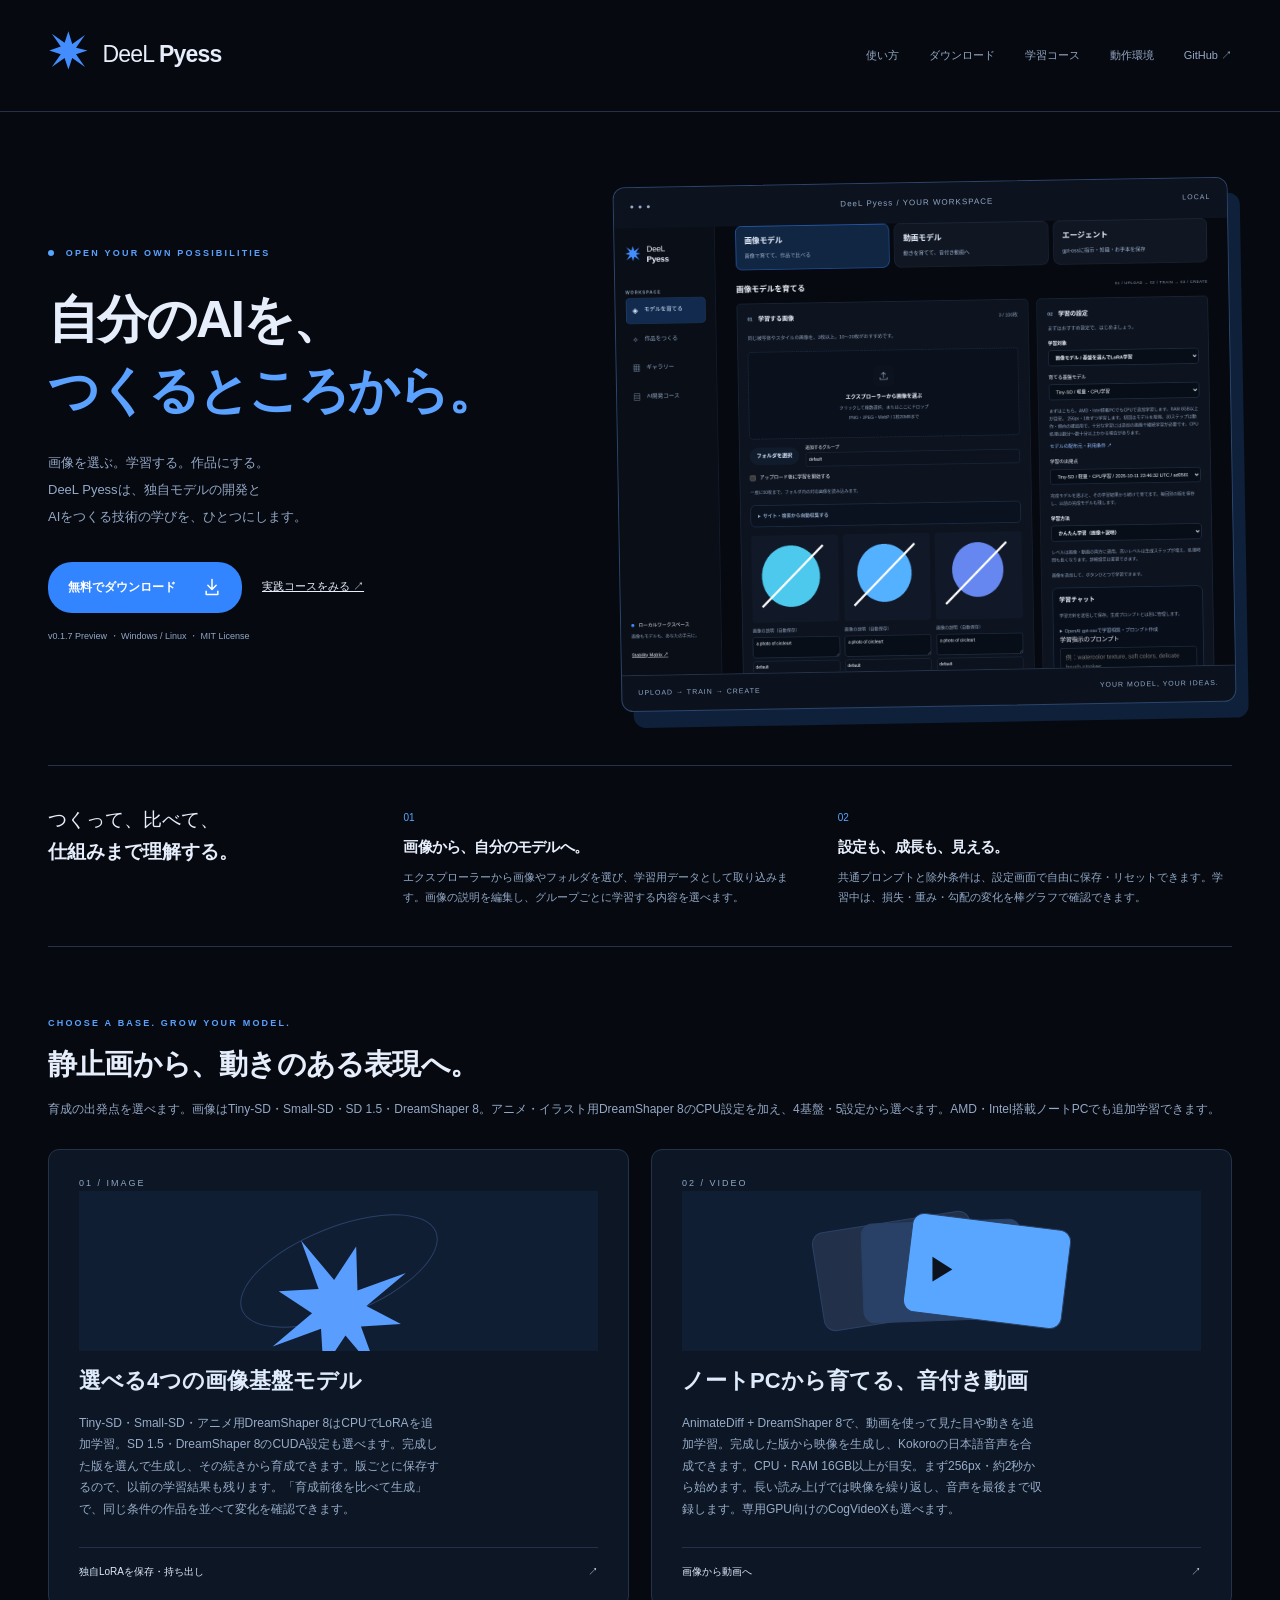
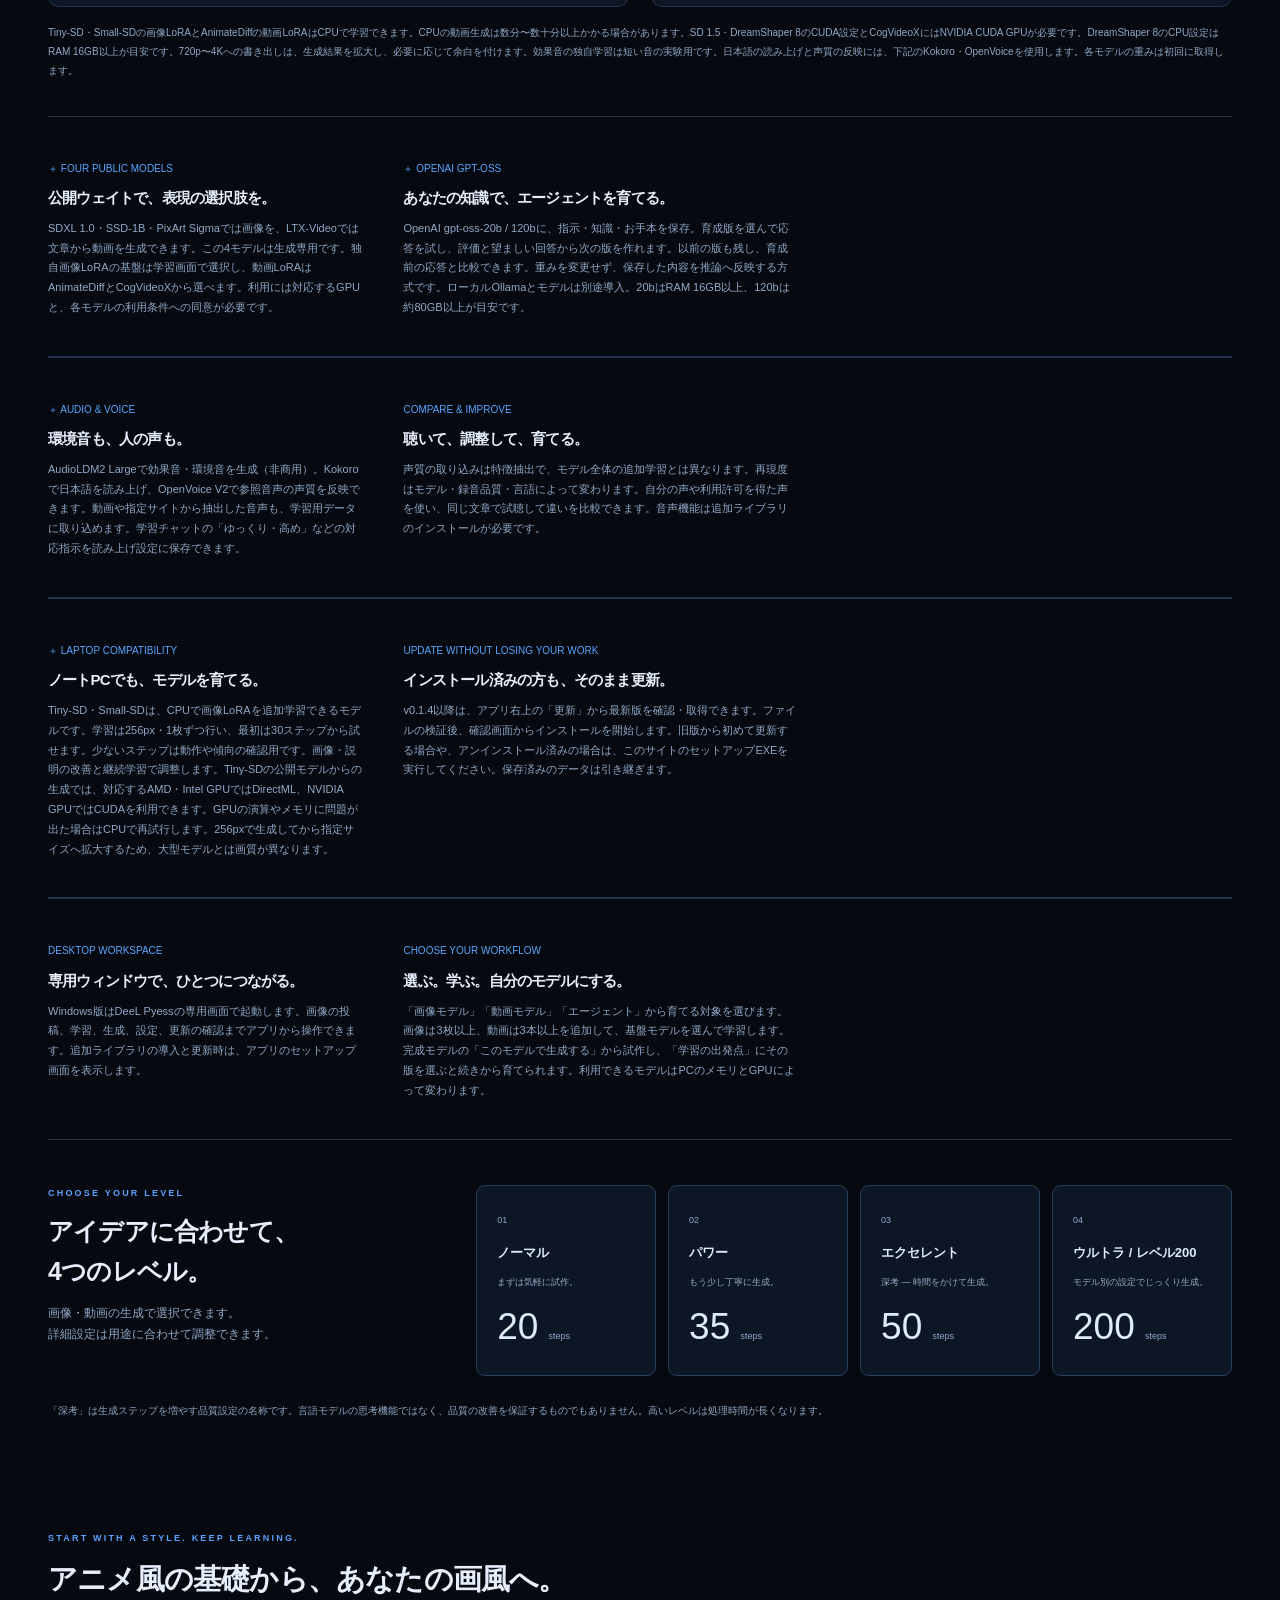
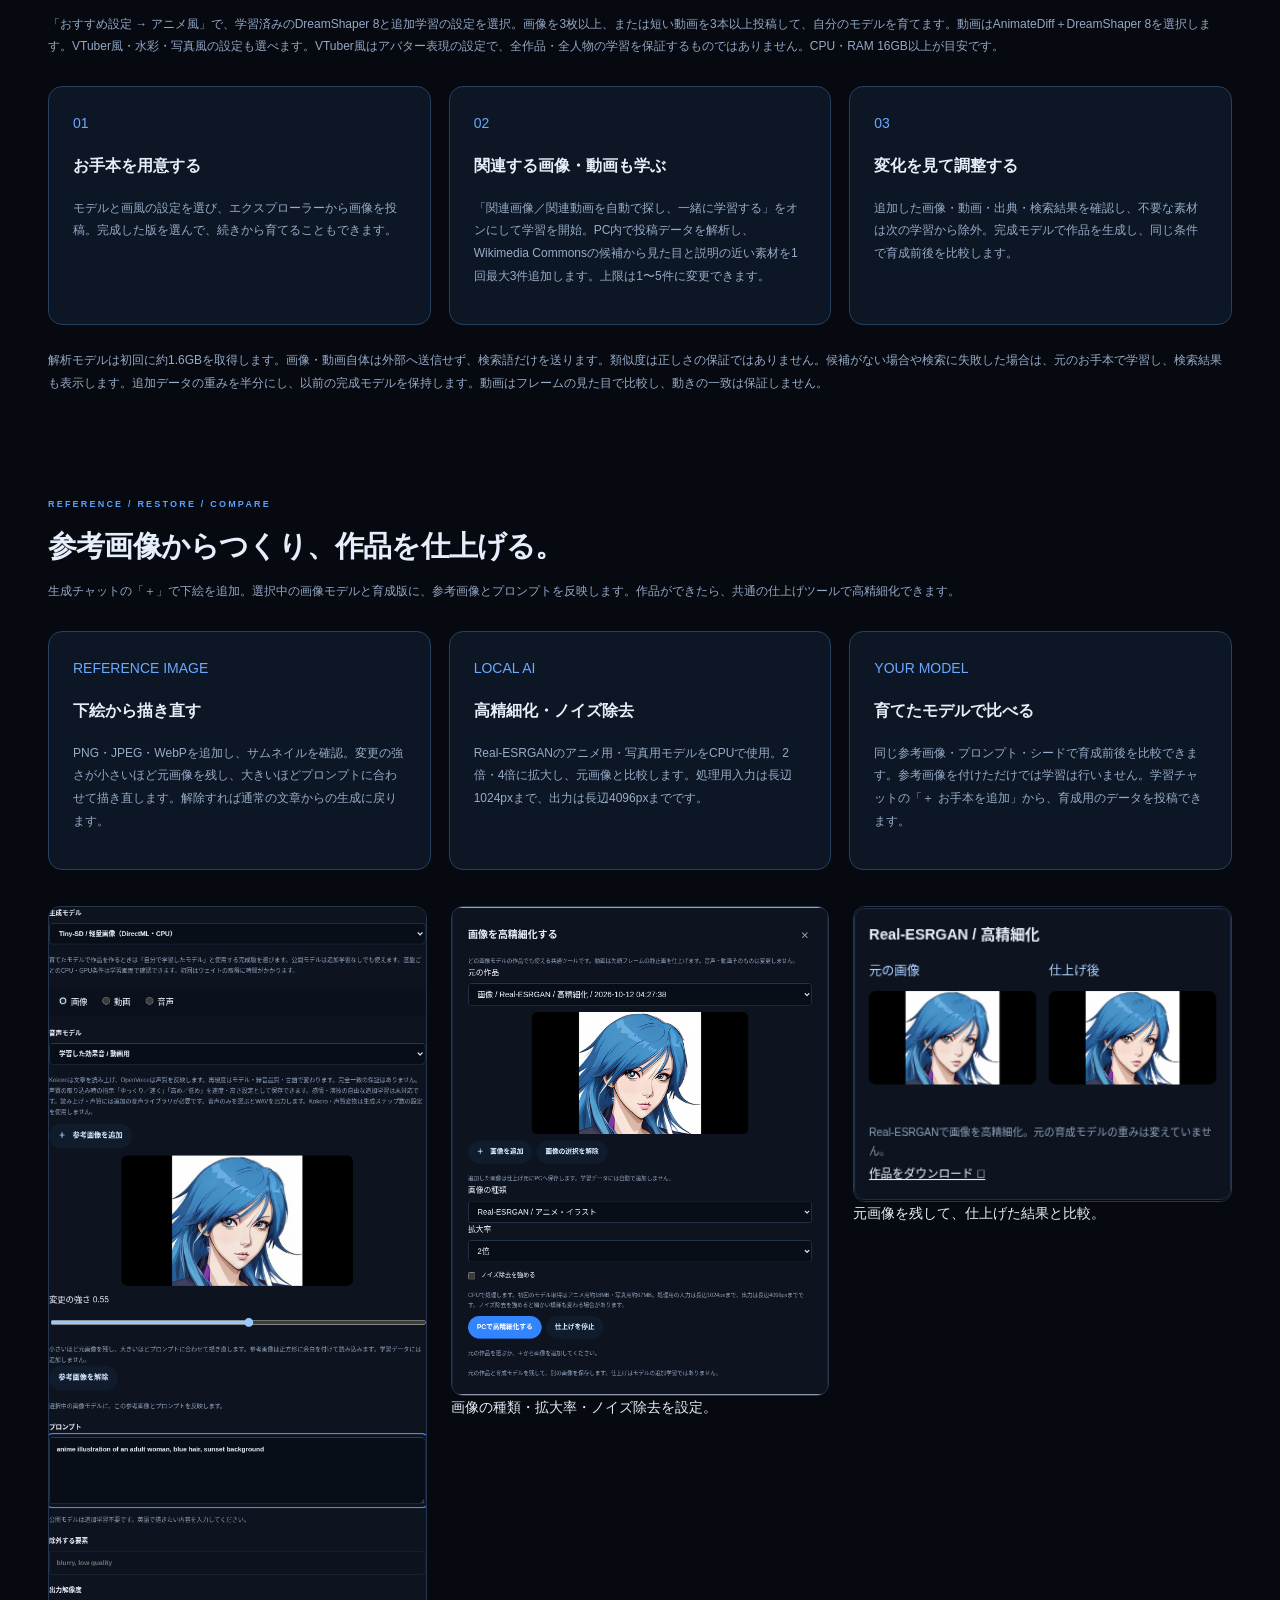
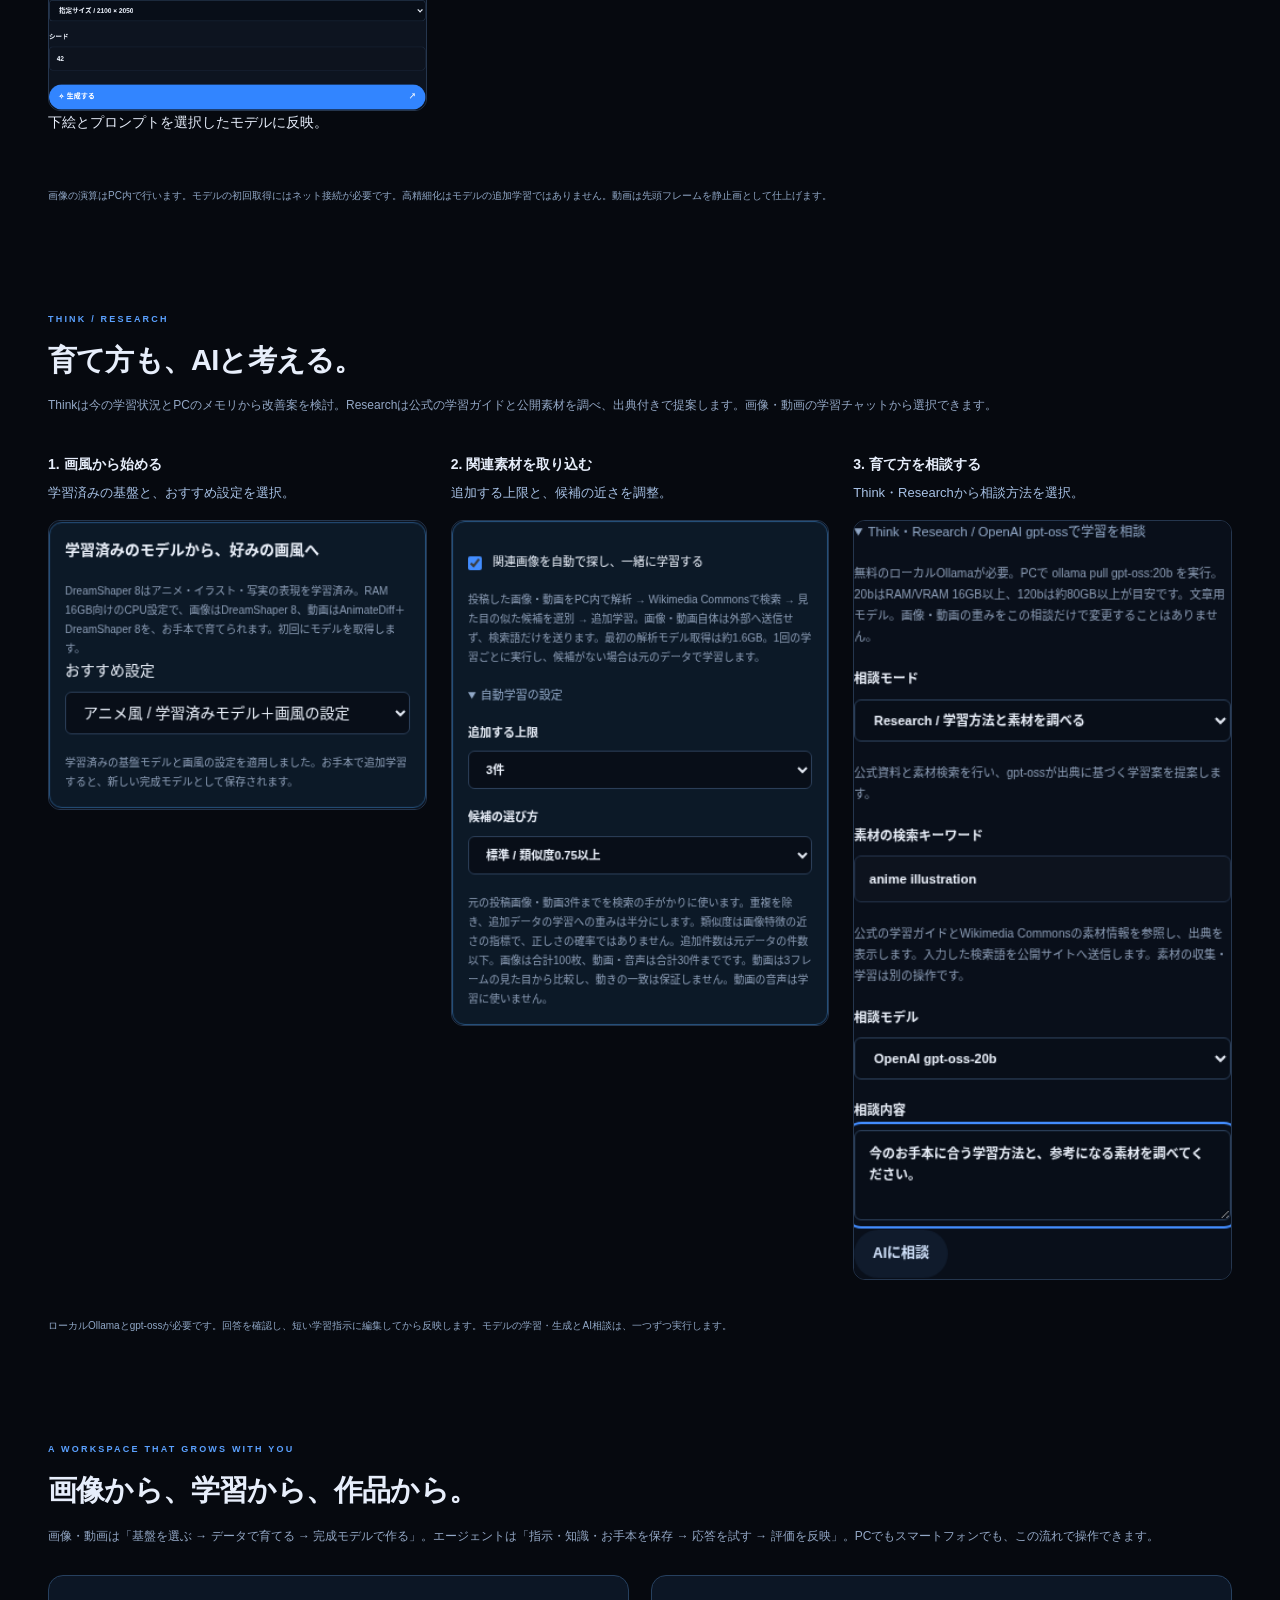
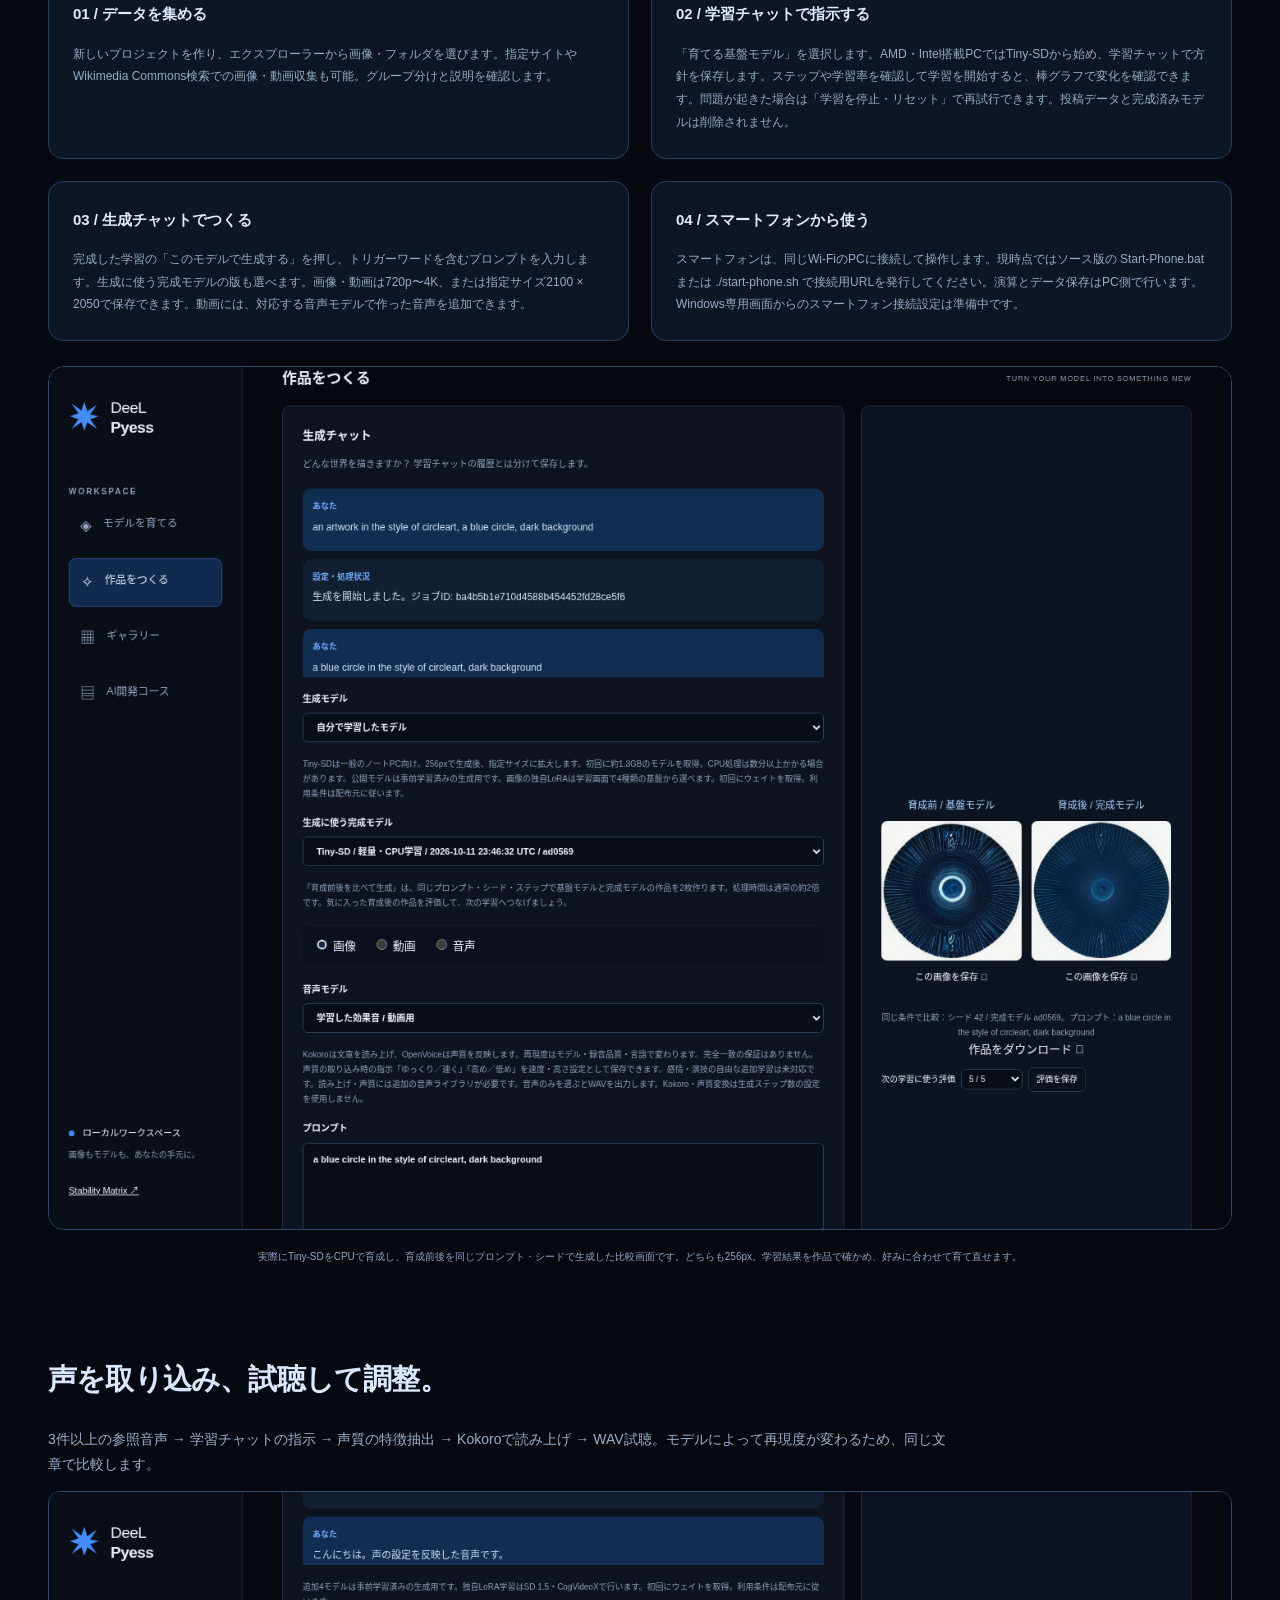
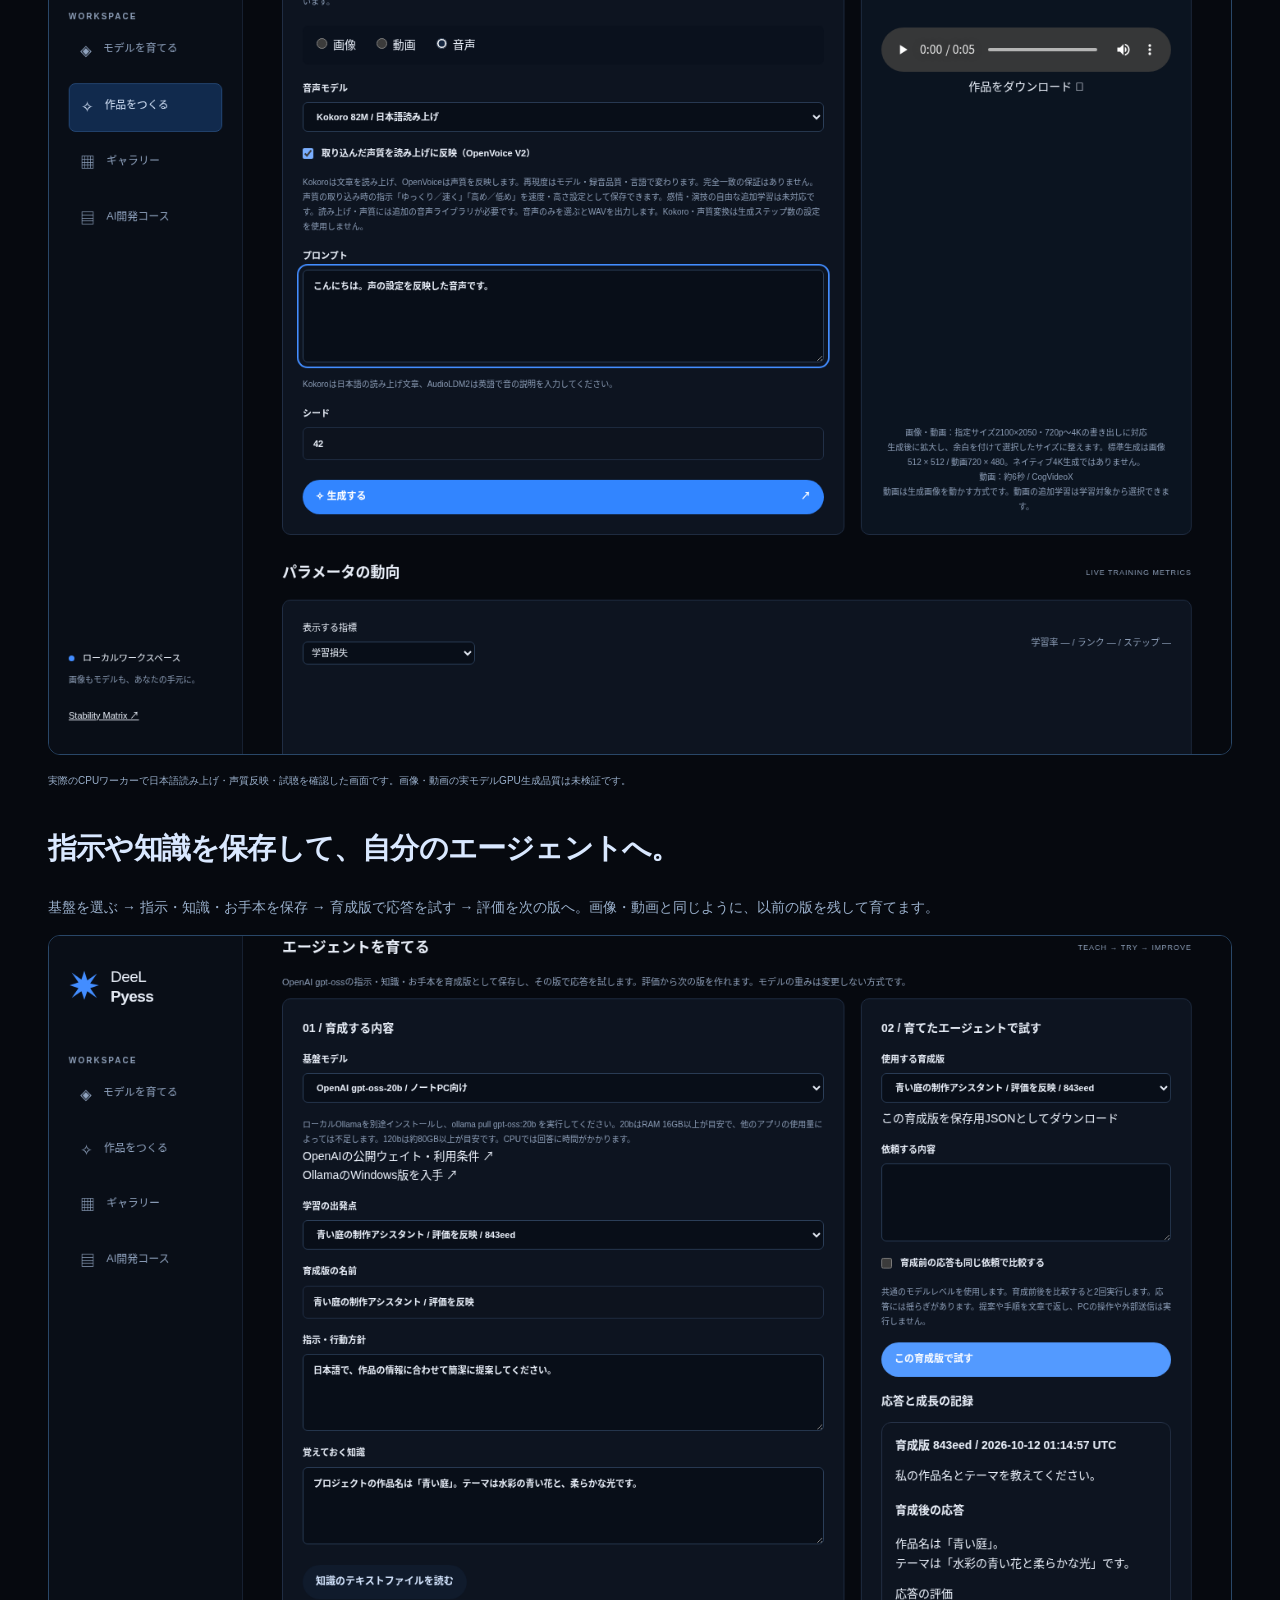
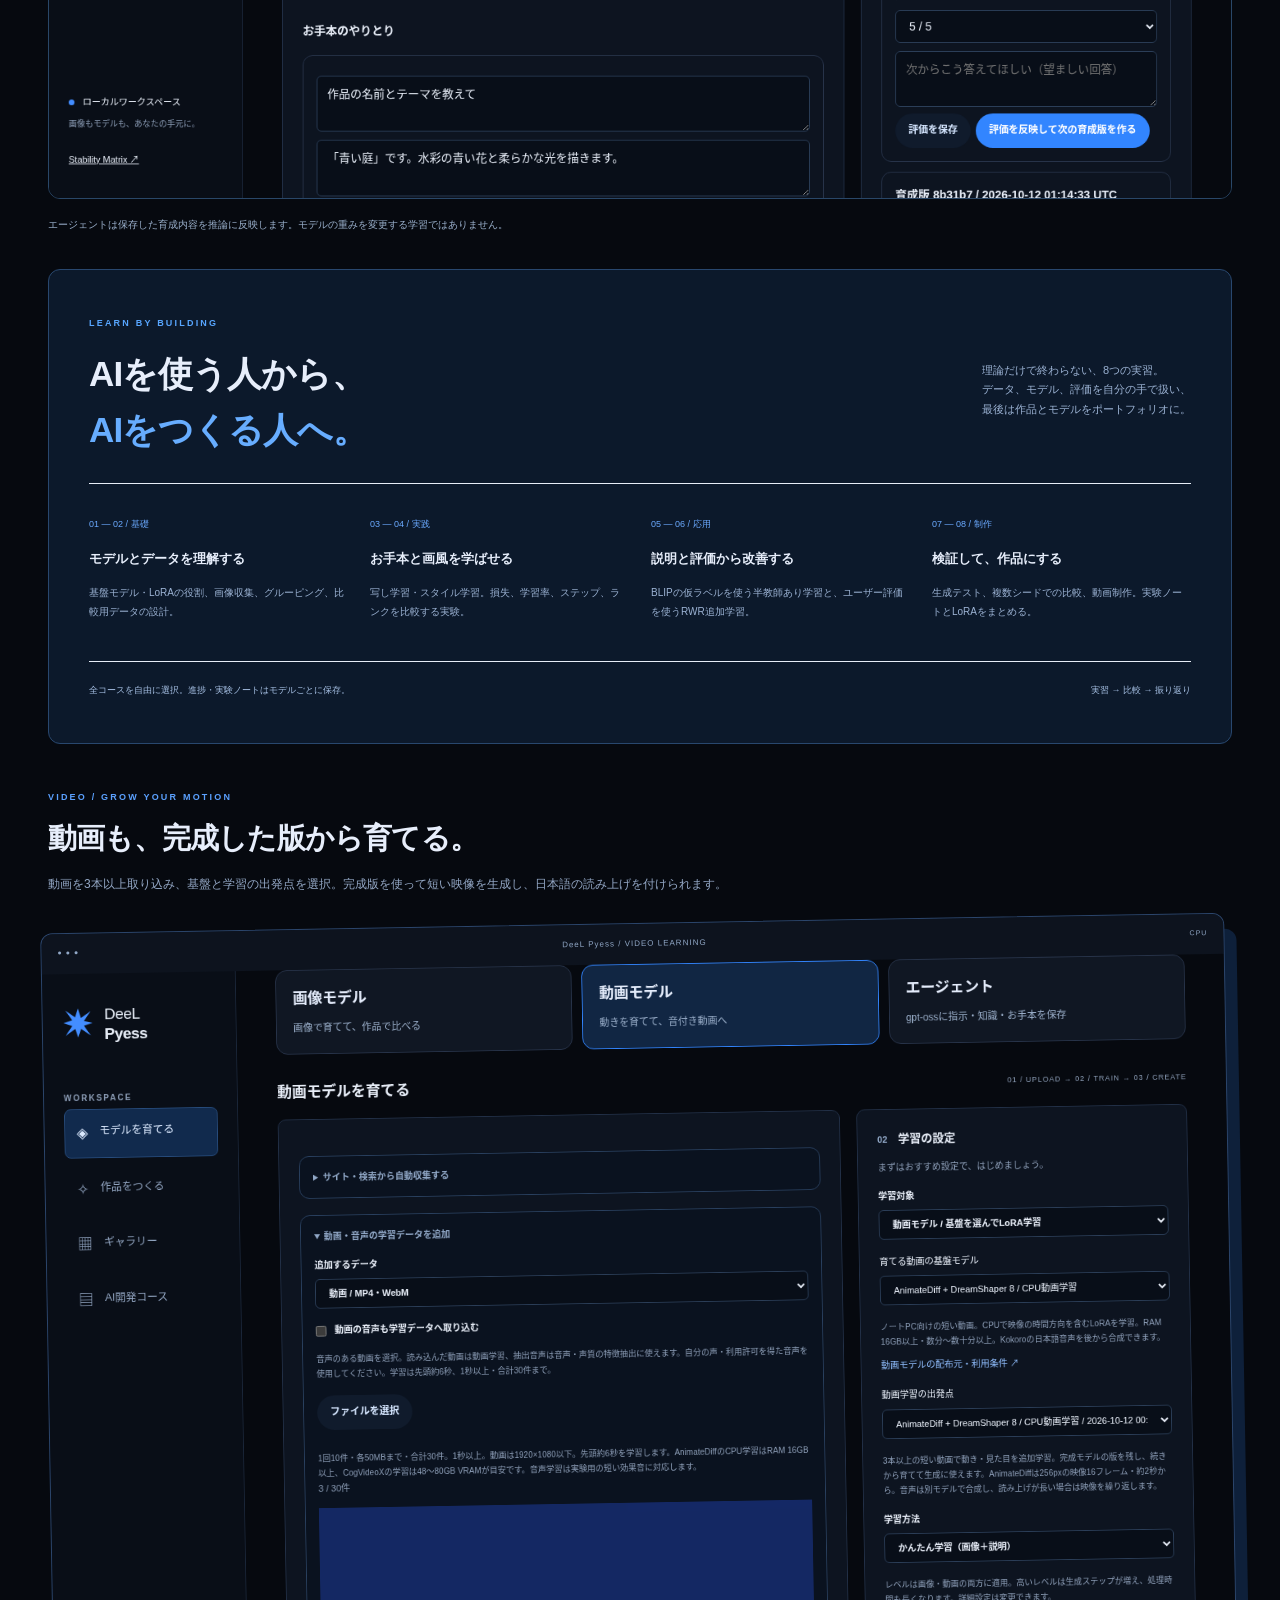
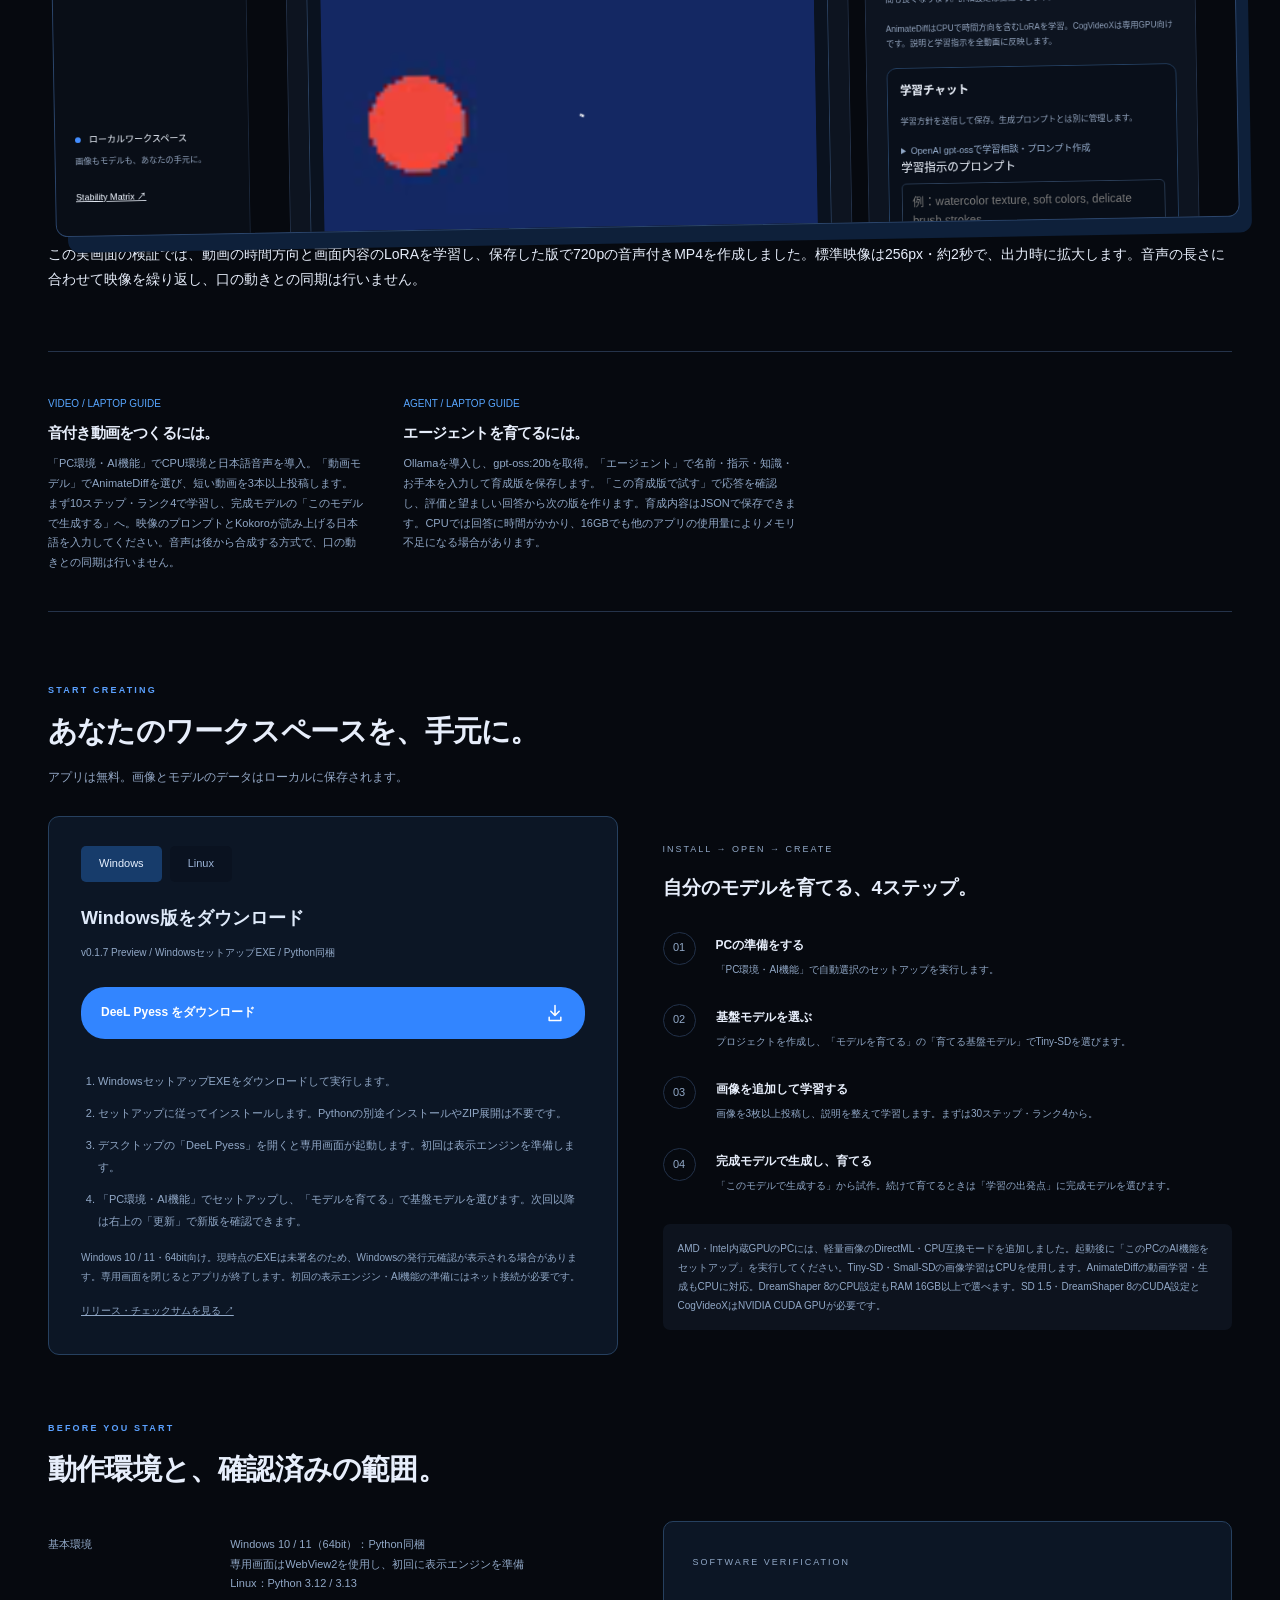
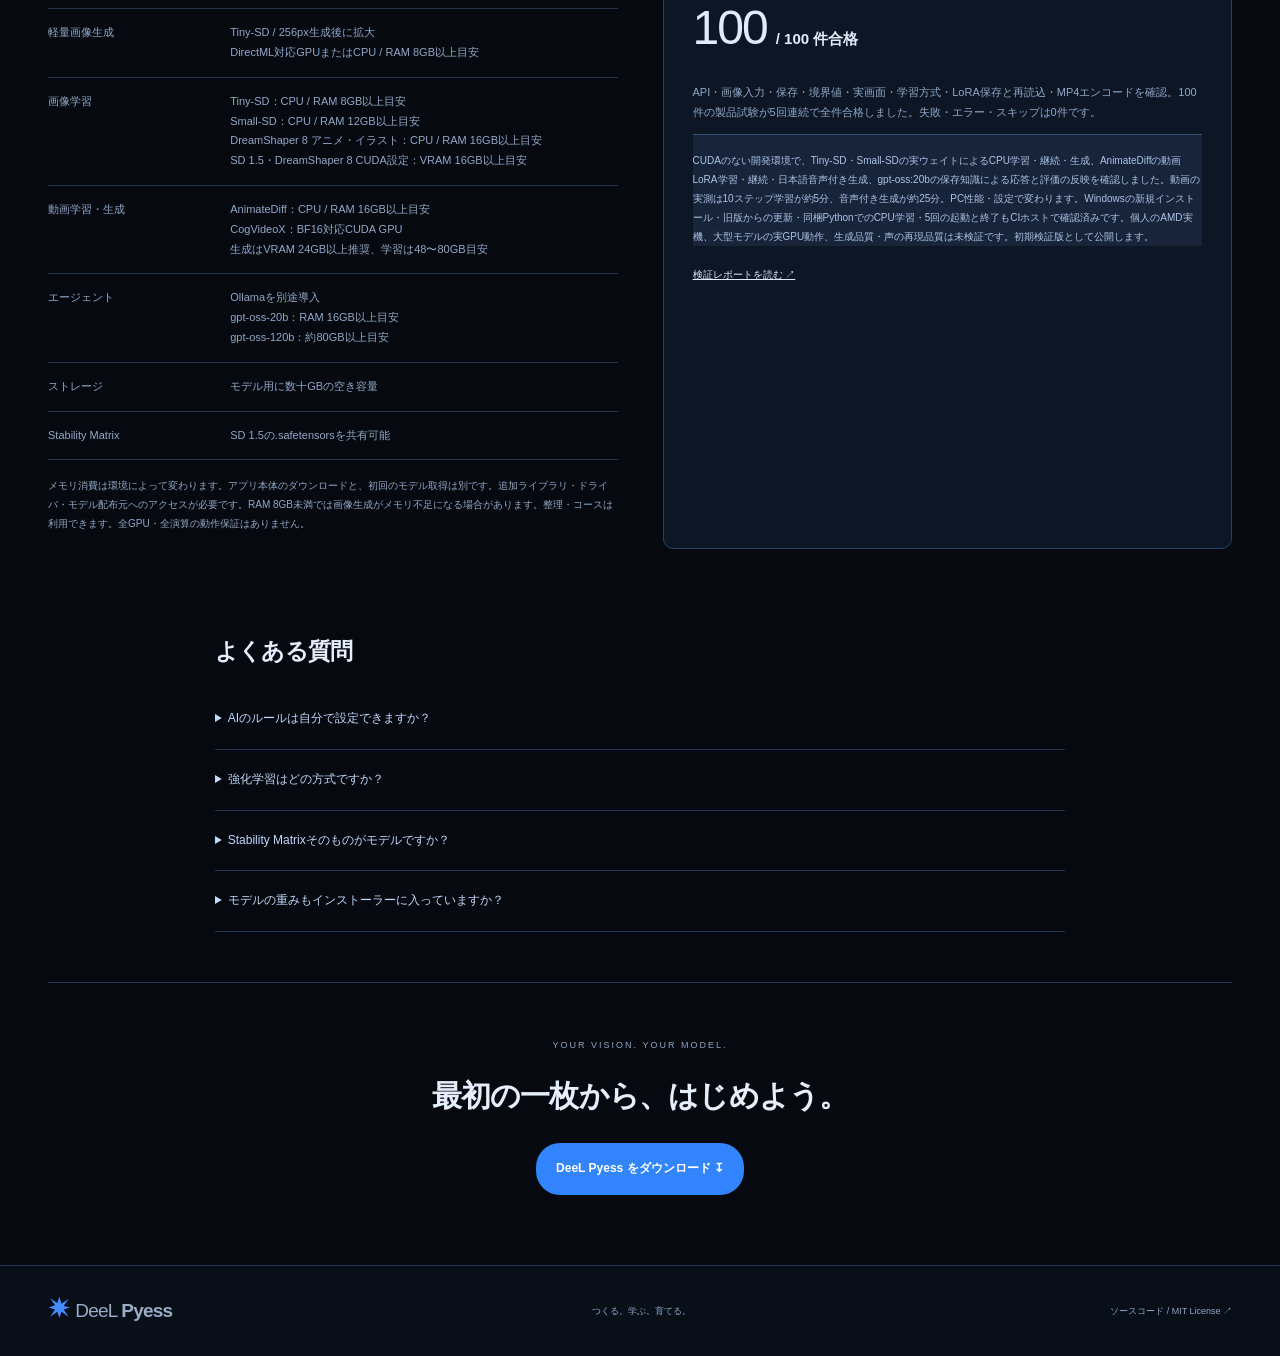
<file: website/index.html>
<!doctype html><html lang="ja"><head><meta charset="utf-8"><meta name="viewport" content="width=device-width,initial-scale=1"><meta name="description" content="DeeL Pyess — 画像から独自AIを育て、画像・動画を作る。実践型AI開発コースを備えたローカルアプリを無料ダウンロード。"><title>DeeL Pyess — 自分のAIを、つくるところから。</title><link rel="icon" href="data:image/svg+xml,%3Csvg xmlns='http://www.w3.org/2000/svg' viewBox='0 0 40 40'%3E%3Crect width='40' height='40' rx='10' fill='%233285ff'/%3E%3Cpath d='M20 5L24 16L35 20L24 24L20 35L16 24L5 20L16 16Z' fill='%23ffffff'/%3E%3C/svg%3E"><link rel="stylesheet" href="site.css"><script defer src="site.js"></script></head><body>
<header class="site-header"><a href="#" class="logo"><span><svg class="star-symbol" aria-hidden="true" viewBox="0 0 32 32"><path d="M16 1 19 11 29 4 22 14 31 16 22 19 29 29 19 22 16 31 13 22 3 29 10 19 1 16 10 13 3 3 13 10Z"/></svg></span> DeeL <b>Pyess</b></a><nav><a href="#usage">使い方</a><a href="#download">ダウンロード</a><a href="#course">学習コース</a><a href="#requirements">動作環境</a><a href="https://github.com/icchan090pp/personal-ai-studio/tree/v0.1.7" target="_blank" rel="noreferrer">GitHub ↗</a></nav></header>
<main><section class="hero"><div class="hero-copy"><div class="eyebrow"><i></i> OPEN YOUR OWN POSSIBILITIES</div><h1>自分のAIを、<br><em>つくるところから。</em></h1><p>画像を選ぶ。学習する。作品にする。<br>DeeL Pyessは、独自モデルの開発と<br>AIをつくる技術の学びを、ひとつにします。</p><div class="hero-actions"><a class="button dark" href="#download">無料でダウンロード <svg aria-hidden="true" width="20" height="20" viewBox="0 0 24 24" fill="none" stroke="currentColor" stroke-width="1.8" stroke-linecap="round" stroke-linejoin="round"><path d="M12 3v12m-5-5 5 5 5-5M5 17v4h14v-4"/></svg></a><a class="text-link" href="#course">実践コースをみる ↗</a></div><div class="hero-note">v0.1.7 Preview ・ Windows / Linux ・ MIT License</div></div><div class="product-window"><div class="window-top"><span>● ● ●</span><b>DeeL Pyess / YOUR WORKSPACE</b><span>LOCAL</span></div><img src="app-preview.png" alt="DeeL Pyessの実際の画像アップロード・モデル学習画面" width="1440" height="1050"><div class="window-footer"><span>UPLOAD → TRAIN → CREATE</span><span>YOUR MODEL, YOUR IDEAS.</span></div></div></section>
<section class="principles"><p>つくって、比べて、<br><b>仕組みまで理解する。</b></p><div><span>01</span><h2>画像から、自分のモデルへ。</h2><p>エクスプローラーから画像やフォルダを選び、学習用データとして取り込みます。画像の説明を編集し、グループごとに学習する内容を選べます。</p></div><div><span>02</span><h2>設定も、成長も、見える。</h2><p>共通プロンプトと除外条件は、設定画面で自由に保存・リセットできます。学習中は、損失・重み・勾配の変化を棒グラフで確認できます。</p></div></section>
<section class="models" id="models"><div class="section-heading"><div class="eyebrow">CHOOSE A BASE. GROW YOUR MODEL.</div><h2>静止画から、動きのある表現へ。</h2><p>育成の出発点を選べます。画像はTiny-SD・Small-SD・SD 1.5・DreamShaper 8。アニメ・イラスト用DreamShaper 8のCPU設定を加え、4基盤・5設定から選べます。AMD・Intel搭載ノートPCでも追加学習できます。</p></div><div class="model-grid"><article class="image-model"><div class="card-kicker">01 / IMAGE</div><div class="abstract-art" aria-hidden="true"><div class="art-ring"></div><div class="art-star"><svg class="star-symbol" aria-hidden="true" viewBox="0 0 32 32"><path d="M16 1 19 11 29 4 22 14 31 16 22 19 29 29 19 22 16 31 13 22 3 29 10 19 1 16 10 13 3 3 13 10Z"/></svg></div></div><h3>選べる4つの画像基盤モデル</h3><p>Tiny-SD・Small-SD・アニメ用DreamShaper 8はCPUでLoRAを追加学習。SD 1.5・DreamShaper 8のCUDA設定も選べます。完成した版を選んで生成し、その続きから育成できます。版ごとに保存するので、以前の学習結果も残ります。「育成前後を比べて生成」で、同じ条件の作品を並べて変化を確認できます。</p><div class="model-bottom">独自LoRAを保存・持ち出し <span>↗</span></div></article><article class="video-model"><div class="card-kicker">02 / VIDEO</div><div class="motion-art" aria-hidden="true"><span></span><span></span><span></span><b>▶</b></div><h3>ノートPCから育てる、音付き動画</h3><p>AnimateDiff + DreamShaper 8で、動画を使って見た目や動きを追加学習。完成した版から映像を生成し、Kokoroの日本語音声を合成できます。CPU・RAM 16GB以上が目安。まず256px・約2秒から始めます。長い読み上げでは映像を繰り返し、音声を最後まで収録します。専用GPU向けのCogVideoXも選べます。</p><div class="model-bottom">画像から動画へ <span>↗</span></div></article></div><p class="section-note">Tiny-SD・Small-SDの画像LoRAとAnimateDiffの動画LoRAはCPUで学習できます。CPUの動画生成は数分〜数十分以上かかる場合があります。SD 1.5・DreamShaper 8のCUDA設定とCogVideoXにはNVIDIA CUDA GPUが必要です。DreamShaper 8のCPU設定はRAM 16GB以上が目安です。720p〜4Kへの書き出しは、生成結果を拡大し、必要に応じて余白を付けます。効果音の独自学習は短い音の実験用です。日本語の読み上げと声質の反映には、下記のKokoro・OpenVoiceを使用します。各モデルの重みは初回に取得します。</p></section>
<section class="principles"><div><span>＋ FOUR PUBLIC MODELS</span><h2>公開ウェイトで、表現の選択肢を。</h2><p>SDXL 1.0・SSD-1B・PixArt Sigmaでは画像を、LTX-Videoでは文章から動画を生成できます。この4モデルは生成専用です。独自画像LoRAの基盤は学習画面で選択し、動画LoRAはAnimateDiffとCogVideoXから選べます。利用には対応するGPUと、各モデルの利用条件への同意が必要です。</p></div><div><span>＋ OPENAI GPT-OSS</span><h2>あなたの知識で、エージェントを育てる。</h2><p>OpenAI gpt-oss-20b / 120bに、指示・知識・お手本を保存。育成版を選んで応答を試し、評価と望ましい回答から次の版を作れます。以前の版も残し、育成前の応答と比較できます。重みを変更せず、保存した内容を推論へ反映する方式です。ローカルOllamaとモデルは別途導入。20bはRAM 16GB以上、120bは約80GB以上が目安です。</p></div></section><section class="principles"><div><span>＋ AUDIO &amp; VOICE</span><h2>環境音も、人の声も。</h2><p>AudioLDM2 Largeで効果音・環境音を生成（非商用）。Kokoroで日本語を読み上げ、OpenVoice V2で参照音声の声質を反映できます。動画や指定サイトから抽出した音声も、学習用データに取り込めます。学習チャットの「ゆっくり・高め」などの対応指示を読み上げ設定に保存できます。</p></div><div><span>COMPARE &amp; IMPROVE</span><h2>聴いて、調整して、育てる。</h2><p>声質の取り込みは特徴抽出で、モデル全体の追加学習とは異なります。再現度はモデル・録音品質・言語によって変わります。自分の声や利用許可を得た声を使い、同じ文章で試聴して違いを比較できます。音声機能は追加ライブラリのインストールが必要です。</p></div></section><section class="principles"><div><span>＋ LAPTOP COMPATIBILITY</span><h2>ノートPCでも、モデルを育てる。</h2><p>Tiny-SD・Small-SDは、CPUで画像LoRAを追加学習できるモデルです。学習は256px・1枚ずつ行い、最初は30ステップから試せます。少ないステップは動作や傾向の確認用です。画像・説明の改善と継続学習で調整します。Tiny-SDの公開モデルからの生成では、対応するAMD・Intel GPUではDirectML、NVIDIA GPUではCUDAを利用できます。GPUの演算やメモリに問題が出た場合はCPUで再試行します。256pxで生成してから指定サイズへ拡大するため、大型モデルとは画質が異なります。</p></div><div><span>UPDATE WITHOUT LOSING YOUR WORK</span><h2>インストール済みの方も、そのまま更新。</h2><p>v0.1.4以降は、アプリ右上の「更新」から最新版を確認・取得できます。ファイルの検証後、確認画面からインストールを開始します。旧版から初めて更新する場合や、アンインストール済みの場合は、このサイトのセットアップEXEを実行してください。保存済みのデータは引き継ぎます。</p></div></section><section class="principles"><div><span>DESKTOP WORKSPACE</span><h2>専用ウィンドウで、ひとつにつながる。</h2><p>Windows版はDeeL Pyessの専用画面で起動します。画像の投稿、学習、生成、設定、更新の確認までアプリから操作できます。追加ライブラリの導入と更新時は、アプリのセットアップ画面を表示します。</p></div><div><span>CHOOSE YOUR WORKFLOW</span><h2>選ぶ。学ぶ。自分のモデルにする。</h2><p>「画像モデル」「動画モデル」「エージェント」から育てる対象を選びます。画像は3枚以上、動画は3本以上を追加して、基盤モデルを選んで学習します。完成モデルの「このモデルで生成する」から試作し、「学習の出発点」にその版を選ぶと続きから育てられます。利用できるモデルはPCのメモリとGPUによって変わります。</p></div></section><section class="levels"><div><div class="eyebrow">CHOOSE YOUR LEVEL</div><h2>アイデアに合わせて、<br>4つのレベル。</h2><p>画像・動画の生成で選択できます。<br>詳細設定は用途に合わせて調整できます。</p></div><div class="level-grid"><article><span>01</span><h3>ノーマル</h3><p>まずは気軽に試作。</p><b>20 <small>steps</small></b></article><article><span>02</span><h3>パワー</h3><p>もう少し丁寧に生成。</p><b>35 <small>steps</small></b></article><article><span>03</span><h3>エクセレント</h3><p>深考 — 時間をかけて生成。</p><b>50 <small>steps</small></b></article><article><span>04</span><h3>ウルトラ / レベル200</h3><p>モデル別の設定でじっくり生成。</p><b>200 <small>steps</small></b></article></div><p class="section-note">「深考」は生成ステップを増やす品質設定の名称です。言語モデルの思考機能ではなく、品質の改善を保証するものでもありません。高いレベルは処理時間が長くなります。</p></section>
<section class="usage" id="related-learning"><div class="section-heading"><div class="eyebrow">START WITH A STYLE. KEEP LEARNING.</div><h2>アニメ風の基礎から、あなたの画風へ。</h2><p>「おすすめ設定 → アニメ風」で、学習済みのDreamShaper 8と追加学習の設定を選択。画像を3枚以上、または短い動画を3本以上投稿して、自分のモデルを育てます。動画はAnimateDiff＋DreamShaper 8を選択します。VTuber風・水彩・写真風の設定も選べます。VTuber風はアバター表現の設定で、全作品・全人物の学習を保証するものではありません。CPU・RAM 16GB以上が目安です。</p></div><div class="related-steps"><article><span>01</span><h3>お手本を用意する</h3><p>モデルと画風の設定を選び、エクスプローラーから画像を投稿。完成した版を選んで、続きから育てることもできます。</p></article><article><span>02</span><h3>関連する画像・動画も学ぶ</h3><p>「関連画像／関連動画を自動で探し、一緒に学習する」をオンにして学習を開始。PC内で投稿データを解析し、Wikimedia Commonsの候補から見た目と説明の近い素材を1回最大3件追加します。上限は1〜5件に変更できます。</p></article><article><span>03</span><h3>変化を見て調整する</h3><p>追加した画像・動画・出典・検索結果を確認し、不要な素材は次の学習から除外。完成モデルで作品を生成し、同じ条件で育成前後を比較します。</p></article></div><p class="hint">解析モデルは初回に約1.6GBを取得します。画像・動画自体は外部へ送信せず、検索語だけを送ります。類似度は正しさの保証ではありません。候補がない場合や検索に失敗した場合は、元のお手本で学習し、検索結果も表示します。追加データの重みを半分にし、以前の完成モデルを保持します。動画はフレームの見た目で比較し、動きの一致は保証しません。</p></section><section class="usage" id="finishing"><div class="section-heading"><div class="eyebrow">REFERENCE / RESTORE / COMPARE</div><h2>参考画像からつくり、作品を仕上げる。</h2><p>生成チャットの「＋」で下絵を追加。選択中の画像モデルと育成版に、参考画像とプロンプトを反映します。作品ができたら、共通の仕上げツールで高精細化できます。</p></div><div class="related-steps"><article><span>REFERENCE IMAGE</span><h3>下絵から描き直す</h3><p>PNG・JPEG・WebPを追加し、サムネイルを確認。変更の強さが小さいほど元画像を残し、大きいほどプロンプトに合わせて描き直します。解除すれば通常の文章からの生成に戻ります。</p></article><article><span>LOCAL AI</span><h3>高精細化・ノイズ除去</h3><p>Real-ESRGANのアニメ用・写真用モデルをCPUで使用。2倍・4倍に拡大し、元画像と比較します。処理用入力は長辺1024pxまで、出力は長辺4096pxまでです。</p></article><article><span>YOUR MODEL</span><h3>育てたモデルで比べる</h3><p>同じ参考画像・プロンプト・シードで育成前後を比較できます。参考画像を付けただけでは学習は行いません。学習チャットの「＋ お手本を追加」から、育成用のデータを投稿できます。</p></article></div><div class="feature-screens"><figure><img src="app-reference.png" alt="生成欄の＋から参考画像を追加し、変更の強さを設定する実際の画面" loading="lazy"><figcaption>下絵とプロンプトを選択したモデルに反映。</figcaption></figure><figure><img src="app-finishing.png" alt="PC内のReal-ESRGANで高精細化する設定画面" loading="lazy"><figcaption>画像の種類・拡大率・ノイズ除去を設定。</figcaption></figure><figure><img src="app-enhancement.png" alt="実際のReal-ESRGAN処理前後を並べた比較" loading="lazy"><figcaption>元画像を残して、仕上げた結果と比較。</figcaption></figure></div><p class="section-note">画像の演算はPC内で行います。モデルの初回取得にはネット接続が必要です。高精細化はモデルの追加学習ではありません。動画は先頭フレームを静止画として仕上げます。</p></section><section class="usage" id="learning-advice"><div class="section-heading"><div class="eyebrow">THINK / RESEARCH</div><h2>育て方も、AIと考える。</h2><p>Thinkは今の学習状況とPCのメモリから改善案を検討。Researchは公式の学習ガイドと公開素材を調べ、出典付きで提案します。画像・動画の学習チャットから選択できます。</p></div><div class="feature-screens"><figure><figcaption><b>1. 画風から始める</b><span>学習済みの基盤と、おすすめ設定を選択。</span></figcaption><img src="app-presets.png" width="353" height="270" alt="アニメ風を選んだ実際の学習設定画面" loading="lazy"></figure><figure><figcaption><b>2. 関連素材を取り込む</b><span>追加する上限と、候補の近さを調整。</span></figcaption><img src="app-related.png" width="353" height="472" alt="関連画像の自動学習を有効にした実際の設定画面" loading="lazy"></figure><figure><figcaption><b>3. 育て方を相談する</b><span>Think・Researchから相談方法を選択。</span></figcaption><img src="app-research.png" width="321" height="646" alt="Researchモードで学習方法と素材を相談する実際の画面" loading="lazy"></figure></div><p class="section-note">ローカルOllamaとgpt-ossが必要です。回答を確認し、短い学習指示に編集してから反映します。モデルの学習・生成とAI相談は、一つずつ実行します。</p></section><section class="usage" id="usage"><div class="section-heading"><div class="eyebrow">A WORKSPACE THAT GROWS WITH YOU</div><h2>画像から、学習から、作品から。</h2><p>画像・動画は「基盤を選ぶ → データで育てる → 完成モデルで作る」。エージェントは「指示・知識・お手本を保存 → 応答を試す → 評価を反映」。PCでもスマートフォンでも、この流れで操作できます。</p></div><div class="usage-grid"><article><b>01 / データを集める</b><p>新しいプロジェクトを作り、エクスプローラーから画像・フォルダを選びます。指定サイトやWikimedia Commons検索での画像・動画収集も可能。グループ分けと説明を確認します。</p></article><article><b>02 / 学習チャットで指示する</b><p>「育てる基盤モデル」を選択します。AMD・Intel搭載PCではTiny-SDから始め、学習チャットで方針を保存します。ステップや学習率を確認して学習を開始すると、棒グラフで変化を確認できます。問題が起きた場合は「学習を停止・リセット」で再試行できます。投稿データと完成済みモデルは削除されません。</p></article><article><b>03 / 生成チャットでつくる</b><p>完成した学習の「このモデルで生成する」を押し、トリガーワードを含むプロンプトを入力します。生成に使う完成モデルの版も選べます。画像・動画は720p〜4K、または指定サイズ2100 × 2050で保存できます。動画には、対応する音声モデルで作った音声を追加できます。</p></article><article><b>04 / スマートフォンから使う</b><p>スマートフォンは、同じWi-FiのPCに接続して操作します。現時点ではソース版の Start-Phone.bat または ./start-phone.sh で接続用URLを発行してください。演算とデータ保存はPC側で行います。Windows専用画面からのスマートフォン接続設定は準備中です。</p></article></div><div class="usage-screen"><img src="app-generate.png" alt="学習チャットと分離した生成チャット。画像・動画と4K出力を選ぶ実際のアプリ画面" loading="lazy"><p>実際にTiny-SDをCPUで育成し、育成前後を同じプロンプト・シードで生成した比較画面です。どちらも256px。学習結果を作品で確かめ、好みに合わせて育て直せます。</p></div></section><section class="voice-screen"><h2>声を取り込み、試聴して調整。</h2><p>3件以上の参照音声 → 学習チャットの指示 → 声質の特徴抽出 → Kokoroで読み上げ → WAV試聴。モデルによって再現度が変わるため、同じ文章で比較します。</p><img src="app-voice.png" alt="KokoroとOpenVoiceで生成した実際の音声をアプリで試聴する画面" width="1440" height="1050" loading="lazy"><p class="section-note">実際のCPUワーカーで日本語読み上げ・声質反映・試聴を確認した画面です。画像・動画の実モデルGPU生成品質は未検証です。</p></section><section class="voice-screen"><h2>指示や知識を保存して、自分のエージェントへ。</h2><p>基盤を選ぶ → 指示・知識・お手本を保存 → 育成版で応答を試す → 評価を次の版へ。画像・動画と同じように、以前の版を残して育てます。</p><img src="app-agent.png" alt="gpt-ossの育成版に指示・知識・お手本を保存する実際のエージェント画面" width="1440" height="1050" loading="lazy"><p class="section-note">エージェントは保存した育成内容を推論に反映します。モデルの重みを変更する学習ではありません。</p></section><section class="course" id="course"><div class="course-top"><div><div class="eyebrow">LEARN BY BUILDING</div><h2>AIを使う人から、<br><em>AIをつくる人へ。</em></h2></div><p>理論だけで終わらない、8つの実習。<br>データ、モデル、評価を自分の手で扱い、<br>最後は作品とモデルをポートフォリオに。</p></div><div class="curriculum"><article><span>01 — 02 / 基礎</span><h3>モデルとデータを理解する</h3><p>基盤モデル・LoRAの役割、画像収集、グルーピング、比較用データの設計。</p></article><article><span>03 — 04 / 実践</span><h3>お手本と画風を学ばせる</h3><p>写し学習・スタイル学習。損失、学習率、ステップ、ランクを比較する実験。</p></article><article><span>05 — 06 / 応用</span><h3>説明と評価から改善する</h3><p>BLIPの仮ラベルを使う半教師あり学習と、ユーザー評価を使うRWR追加学習。</p></article><article><span>07 — 08 / 制作</span><h3>検証して、作品にする</h3><p>生成テスト、複数シードでの比較、動画制作。実験ノートとLoRAをまとめる。</p></article></div><div class="course-foot">全コースを自由に選択。進捗・実験ノートはモデルごとに保存。<span>実習 → 比較 → 振り返り</span></div></section>
<section class="usage"><div class="section-heading"><div class="eyebrow">VIDEO / GROW YOUR MOTION</div><h2>動画も、完成した版から育てる。</h2><p>動画を3本以上取り込み、基盤と学習の出発点を選択。完成版を使って短い映像を生成し、日本語の読み上げを付けられます。</p></div><div class="product-window"><div class="window-top"><span>● ● ●</span><b>DeeL Pyess / VIDEO LEARNING</b><span>CPU</span></div><img src="app-video.png" alt="実際に2回のCPU学習を完了した動画モデルの育成画面。継続学習する完成版を選択できます" width="1440" height="1050" loading="lazy"></div><p class="model-note">この実画面の検証では、動画の時間方向と画面内容のLoRAを学習し、保存した版で720pの音声付きMP4を作成しました。標準映像は256px・約2秒で、出力時に拡大します。音声の長さに合わせて映像を繰り返し、口の動きとの同期は行いません。</p></section><section class="principles"><div><span>VIDEO / LAPTOP GUIDE</span><h2>音付き動画をつくるには。</h2><p>「PC環境・AI機能」でCPU環境と日本語音声を導入。「動画モデル」でAnimateDiffを選び、短い動画を3本以上投稿します。まず10ステップ・ランク4で学習し、完成モデルの「このモデルで生成する」へ。映像のプロンプトとKokoroが読み上げる日本語を入力してください。音声は後から合成する方式で、口の動きとの同期は行いません。</p></div><div><span>AGENT / LAPTOP GUIDE</span><h2>エージェントを育てるには。</h2><p>Ollamaを導入し、gpt-oss:20bを取得。「エージェント」で名前・指示・知識・お手本を入力して育成版を保存します。「この育成版で試す」で応答を確認し、評価と望ましい回答から次の版を作ります。育成内容はJSONで保存できます。CPUでは回答に時間がかかり、16GBでも他のアプリの使用量によりメモリ不足になる場合があります。</p></div></section><section class="download" id="download"><div class="section-heading"><div class="eyebrow">START CREATING</div><h2>あなたのワークスペースを、手元に。</h2><p>アプリは無料。画像とモデルのデータはローカルに保存されます。</p></div><div class="download-layout"><article class="download-card"><div class="os-tabs" role="tablist" aria-label="インストールするOS"><button role="tab" aria-selected="true" data-os="windows">Windows</button><button role="tab" aria-selected="false" data-os="linux">Linux</button></div><h3 id="os-title">Windows版をダウンロード</h3><p>v0.1.7 Preview / WindowsセットアップEXE / Python同梱</p><a id="download-link" class="button dark full" href="https://github.com/icchan090pp/personal-ai-studio/releases/download/v0.1.7/DeeL-Pyess-Setup-v0.1.7-Windows-x64.exe">DeeL Pyess をダウンロード <svg aria-hidden="true" width="20" height="20" viewBox="0 0 24 24" fill="none" stroke="currentColor" stroke-width="1.8" stroke-linecap="round" stroke-linejoin="round"><path d="M12 3v12m-5-5 5 5 5-5M5 17v4h14v-4"/></svg></a><div id="os-instructions"><ol><li>WindowsセットアップEXEをダウンロードして実行します。</li><li>セットアップに従ってインストールします。Pythonの別途インストールやZIP展開は不要です。</li><li>デスクトップの「DeeL Pyess」を開くと専用画面が起動します。初回は表示エンジンを準備します。</li><li>「PC環境・AI機能」でセットアップし、「モデルを育てる」で基盤モデルを選びます。次回以降は右上の「更新」で新版を確認できます。</li></ol></div><p class="section-note">Windows 10 / 11・64bit向け。現時点のEXEは未署名のため、Windowsの発行元確認が表示される場合があります。専用画面を閉じるとアプリが終了します。初回の表示エンジン・AI機能の準備にはネット接続が必要です。</p><a class="sub-link" href="https://github.com/icchan090pp/personal-ai-studio/releases/tag/v0.1.7" target="_blank" rel="noreferrer">リリース・チェックサムを見る ↗</a></article><article class="install-guide"><div class="card-kicker">INSTALL → OPEN → CREATE</div><h3>自分のモデルを育てる、4ステップ。</h3><ol><li><span>01</span><div><b>PCの準備をする</b><p>「PC環境・AI機能」で自動選択のセットアップを実行します。</p></div></li><li><span>02</span><div><b>基盤モデルを選ぶ</b><p>プロジェクトを作成し、「モデルを育てる」の「育てる基盤モデル」でTiny-SDを選びます。</p></div></li><li><span>03</span><div><b>画像を追加して学習する</b><p>画像を3枚以上投稿し、説明を整えて学習します。まずは30ステップ・ランク4から。</p></div></li><li><span>04</span><div><b>完成モデルで生成し、育てる</b><p>「このモデルで生成する」から試作。続けて育てるときは「学習の出発点」に完成モデルを選びます。</p></div></li></ol><div class="install-note">AMD・Intel内蔵GPUのPCには、軽量画像のDirectML・CPU互換モードを追加しました。起動後に「このPCのAI機能をセットアップ」を実行してください。Tiny-SD・Small-SDの画像学習はCPUを使用します。AnimateDiffの動画学習・生成もCPUに対応。DreamShaper 8のCPU設定もRAM 16GB以上で選べます。SD 1.5・DreamShaper 8のCUDA設定とCogVideoXはNVIDIA CUDA GPUが必要です。</div></article></div></section>
<section id="requirements" class="requirements"><div class="section-heading"><div class="eyebrow">BEFORE YOU START</div><h2>動作環境と、確認済みの範囲。</h2></div><div class="requirements-grid"><div><table><tbody><tr><th>基本環境</th><td>Windows 10 / 11（64bit）：Python同梱<br>専用画面はWebView2を使用し、初回に表示エンジンを準備<br>Linux：Python 3.12 / 3.13</td></tr><tr><th>軽量画像生成</th><td>Tiny-SD / 256px生成後に拡大<br>DirectML対応GPUまたはCPU / RAM 8GB以上目安</td></tr><tr><th>画像学習</th><td>Tiny-SD：CPU / RAM 8GB以上目安<br>Small-SD：CPU / RAM 12GB以上目安<br>DreamShaper 8 アニメ・イラスト：CPU / RAM 16GB以上目安<br>SD 1.5・DreamShaper 8 CUDA設定：VRAM 16GB以上目安</td></tr><tr><th>動画学習・生成</th><td>AnimateDiff：CPU / RAM 16GB以上目安<br>CogVideoX：BF16対応CUDA GPU<br>生成はVRAM 24GB以上推奨、学習は48〜80GB目安</td></tr><tr><th>エージェント</th><td>Ollamaを別途導入<br>gpt-oss-20b：RAM 16GB以上目安<br>gpt-oss-120b：約80GB以上目安</td></tr><tr><th>ストレージ</th><td>モデル用に数十GBの空き容量</td></tr><tr><th>Stability Matrix</th><td>SD 1.5の.safetensorsを共有可能</td></tr></tbody></table><p class="section-note">メモリ消費は環境によって変わります。アプリ本体のダウンロードと、初回のモデル取得は別です。追加ライブラリ・ドライバ・モデル配布元へのアクセスが必要です。RAM 8GB未満では画像生成がメモリ不足になる場合があります。整理・コースは利用できます。全GPU・全演算の動作保証はありません。</p></div><div class="verification"><span class="card-kicker">SOFTWARE VERIFICATION</span><h3><b>100</b> / 100 件合格</h3><p>API・画像入力・保存・境界値・実画面・学習方式・LoRA保存と再読込・MP4エンコードを確認。100件の製品試験が5回連続で全件合格しました。失敗・エラー・スキップは0件です。</p><div class="verification-limit">CUDAのない開発環境で、Tiny-SD・Small-SDの実ウェイトによるCPU学習・継続・生成、AnimateDiffの動画LoRA学習・継続・日本語音声付き生成、gpt-oss:20bの保存知識による応答と評価の反映を確認しました。動画の実測は10ステップ学習が約5分、音声付き生成が約25分。PC性能・設定で変わります。Windowsの新規インストール・旧版からの更新・同梱PythonでのCPU学習・5回の起動と終了もCIホストで確認済みです。個人のAMD実機、大型モデルの実GPU動作、生成品質・声の再現品質は未検証です。初期検証版として公開します。</div><a href="https://github.com/icchan090pp/personal-ai-studio/blob/v0.1.7/docs/verification.md" target="_blank" rel="noreferrer">検証レポートを読む ↗</a></div></div></section>
<section class="faq"><h2>よくある質問</h2><details><summary>AIのルールは自分で設定できますか？</summary><p>ユーザー設定の共通プロンプトと除外条件は初期値が空です。設定マークから保存・リセットできます。これはモデルへ渡す生成条件の設定で、基盤モデルの学習済みの性質を消す機能ではありません。</p></details><details><summary>強化学習はどの方式ですか？</summary><p>生成画像への1〜5の評価を使う、報酬重み付き回帰（RWR）です。好みの結果を重視して既存LoRAを継続学習します。PPOやDDPOによる方策勾配法は含みません。</p></details><details><summary>Stability Matrixそのものがモデルですか？</summary><p>Stability Matrixはモデルとツールを管理するアプリです。DeeL Pyessは独立したアプリとして、Stability Matrixで管理するSD 1.5チェックポイントを読み、互換形式のLoRAを書き出します。</p></details><details><summary>モデルの重みもインストーラーに入っていますか？</summary><p>WindowsのEXEにはアプリ・専用画面・Pythonを同梱しています。Linux用ZIPにはソースコードと起動スクリプトが入っています。AI処理用ライブラリとモデルの重みは、セットアップ時または初回利用時に取得します。モデルごとに利用条件が異なります。</p></details></section>
<section class="last-call"><span>YOUR VISION. YOUR MODEL.</span><h2>最初の一枚から、はじめよう。</h2><a class="button dark" href="#download">DeeL Pyess をダウンロード ↧</a></section></main><footer><a class="logo" href="#"><svg class="star-symbol" aria-hidden="true" viewBox="0 0 32 32"><path d="M16 1 19 11 29 4 22 14 31 16 22 19 29 29 19 22 16 31 13 22 3 29 10 19 1 16 10 13 3 3 13 10Z"/></svg> DeeL <b>Pyess</b></a><span>つくる。学ぶ。育てる。</span><a href="https://github.com/icchan090pp/personal-ai-studio/tree/v0.1.7" target="_blank" rel="noreferrer">ソースコード / MIT License ↗</a></footer></body></html>
</file>
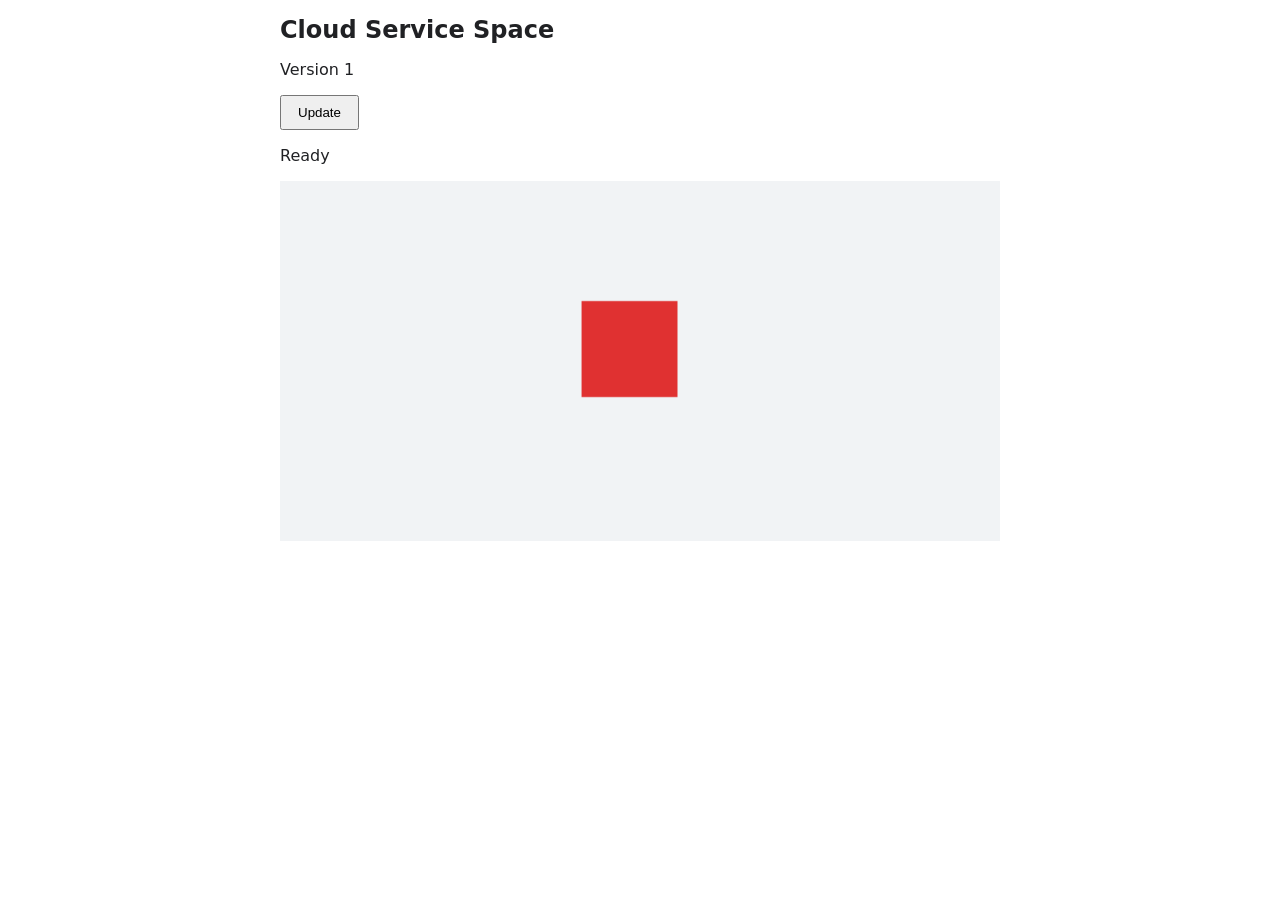
<file: environment_tests/fixtures/browser.html>
<!doctype html>
<html lang="en">
  <head>
    <meta charset="utf-8">
    <meta name="viewport" content="width=device-width, initial-scale=1">
    <link rel="icon" href="data:,">
    <title>Cloud Service Space browser check</title>
    <style>
      body { margin: 16px; font: 16px system-ui, sans-serif; color: #202124; }
      main { max-width: 720px; margin: auto; }
      h1 { font-size: 24px; }
      canvas { display: block; width: 100%; height: auto; margin-top: 16px; }
      button { padding: 8px 16px; }
    </style>
  </head>
  <body>
    <main>
      <h1>Cloud Service Space</h1>
      <p id="version">Version 1</p>
      <button id="update" type="button">Update</button>
      <p id="status" role="status">Ready</p>
      <canvas width="480" height="240" aria-label="Animated rendering check"></canvas>
    </main>
    <script>
      const canvas = document.querySelector('canvas');
      const context = canvas.getContext('2d');
      let updated = false;
      window.renderedFrames = 0;
      document.querySelector('#update').addEventListener('click', () => {
        updated = true;
        document.querySelector('#status').textContent = 'Updated';
      });
      function render() {
        window.renderedFrames += 1;
        context.fillStyle = '#f1f3f5';
        context.fillRect(0, 0, canvas.width, canvas.height);
        context.fillStyle = updated ? '#087f5b' : '#e03131';
        context.fillRect((window.renderedFrames * 3) % 400, 80, 64, 64);
        requestAnimationFrame(render);
      }
      render();
    </script>
  </body>
</html>
</file>
<file: website/site.css>
:root{--ink:#e7edf7;--green:#58a6ff;--cream:#0d131e;--line:#223149}*{box-sizing:border-box}html{scroll-behavior:smooth;scroll-padding-top:85px}body{margin:0;background:var(--cream);color:var(--ink);font:14px/1.8 Arial,'Noto Sans JP',sans-serif}a{color:inherit;text-decoration:none}button,input{font:inherit}button{cursor:pointer}a,button,summary{outline-offset:5px}.site-header{max-width:1360px;margin:auto;padding:25px 48px;display:flex;align-items:center;justify-content:space-between;border-bottom:1px solid var(--line);gap:20px}.logo{font-size:23px;letter-spacing:-.8px;white-space:nowrap;font-weight:500}.logo span{color:#91a8c7;font-size:34px;vertical-align:middle;margin-right:8px}.logo b{font-weight:750}.site-header nav{display:flex;gap:30px;font-size:11px;color:#91a8c7}main{max-width:1360px;margin:auto;padding:0 48px}.hero{display:grid;grid-template-columns:1fr 1.15fr;gap:35px;align-items:center;padding:70px 0 58px}.eyebrow{font-size:9px;letter-spacing:2.2px;color:#91a8c7;font-weight:600}.eyebrow i{display:inline-block;width:6px;height:6px;background:#58a6ff;border-radius:50%;margin-right:7px}h1{font-size:51px;line-height:1.4;letter-spacing:-2px;margin:23px 0 22px;font-weight:650}em{color:#91a8c7;font-style:normal}.hero-copy>p{font-size:13px;color:#91a8c7;line-height:2.1}.hero-actions{display:flex;align-items:center;gap:20px;margin-top:31px}.button{display:inline-flex;align-items:center;justify-content:space-between;gap:26px;border-radius:6px;padding:15px 20px;font-size:12px;font-weight:600}.dark{background:var(--ink);color:#0d131e}.text-link{font-size:11px;text-decoration:underline}.hero-note{font-size:9px;color:#91a8c7;margin-top:15px}.product-window{border:1px solid #223149;background:#0e1520;border-radius:12px;overflow:hidden;box-shadow:12px 16px 0 #0d131e;transform:rotate(-1deg)}.window-top{display:flex;justify-content:space-between;font-size:7px;padding:13px 16px;color:#91a8c7;gap:7px;background:#0d131e;letter-spacing:1px}.window-top b{font-size:8px;font-weight:500}.product-window img{display:block;width:100%;height:auto}.window-footer{display:flex;justify-content:space-between;padding:11px 16px;font-size:7px;letter-spacing:1px;color:#91a8c7;border-top:1px solid var(--line)}.principles{display:grid;grid-template-columns:.8fr 1fr 1fr;gap:40px;border-top:1px solid var(--line);border-bottom:1px solid var(--line);padding:38px 0}.principles>p{font-size:19px;line-height:1.7;margin:0}.principles>div>span{font-size:10px;color:#58a6ff}.principles h2{font-size:15px;margin:6px 0 9px}.principles div p{font-size:11px;color:#91a8c7;margin:0}.section-heading{margin-bottom:28px}h2{font-size:29px;letter-spacing:-.8px;line-height:1.6;font-weight:600}.section-heading h2{margin:10px 0}.section-heading>p,.levels>div>p{font-size:12px;color:#91a8c7}.models{padding:68px 0 20px}.model-grid{display:grid;grid-template-columns:1fr 1fr;gap:22px}.model-grid article{border-radius:11px;border:1px solid var(--line);padding:25px 30px}.image-model{background:#0d131e}.video-model{background:#0d131e}.card-kicker{font-size:9px;letter-spacing:2px;color:#91a8c7}.model-grid h3{font-size:22px;margin:10px 0}.model-grid p{font-size:12px;color:#91a8c7;max-width:360px}.model-bottom{display:flex;justify-content:space-between;font-size:10px;border-top:1px solid #223149;margin-top:26px;padding-top:15px}.abstract-art,.motion-art{height:160px;display:grid;place-items:center;position:relative;overflow:hidden}.art-star{font-size:135px;color:#58a6ff;transform:rotate(15deg);text-shadow:7px 7px #223149}.art-ring{position:absolute;width:210px;height:88px;border:1px solid #294166;border-radius:50%;transform:rotate(-22deg)}.motion-art span{position:absolute;width:160px;height:100px;border:1px solid #294166;border-radius:12px;transform:translateX(-45px) rotate(-9deg);background:#223149}.motion-art span:nth-child(2){transform:translateX(0) rotate(-2deg);background:#294166}.motion-art span:nth-child(3){transform:translateX(45px) rotate(7deg);background:#58a6ff}.motion-art b{z-index:1;font-size:28px;color:#0d131e}.section-note{font-size:10px;color:#91a8c7;line-height:1.9;margin:16px 0}.levels{display:grid;grid-template-columns:.8fr 1.5fr;gap:25px;padding:45px 0 65px}.levels h2{font-size:25px;margin:10px 0}.level-grid{display:grid;grid-template-columns:repeat(3,1fr);gap:12px;align-items:center}.level-grid article{padding:20px;background:#0e1520;border:1px solid var(--line);border-radius:9px}.level-grid article>span{font-size:9px;color:#91a8c7}.level-grid h3{font-size:13px;margin:10px 0}.level-grid p{font-size:9px;color:#91a8c7}.level-grid b{font-size:37px;font-weight:500;line-height:1.5}.level-grid small{font-size:9px;color:#91a8c7}.levels>.section-note{grid-column:1/-1;margin:0}.course{background:#e7edf7;color:#0d131e;border-radius:12px;padding:45px 40px}.course-top{display:flex;justify-content:space-between;gap:25px}.course-top h2{font-size:35px;margin:15px 0 25px}.course-top em{color:#294166}.course-top .eyebrow{color:#58a6ff}.course-top>p{color:#58a6ff;font-size:11px;padding-top:35px}.curriculum{display:grid;grid-template-columns:repeat(4,1fr);gap:22px;padding-top:26px;border-top:1px solid #e7edf7}.curriculum article>span{font-size:9px;color:#58a6ff}.curriculum h3{font-size:13px;line-height:1.7}.curriculum p{font-size:10px;color:#58a6ff;line-height:1.9}.course-foot{display:flex;justify-content:space-between;gap:15px;font-size:9px;color:#58a6ff;border-top:1px solid #e7edf7;padding-top:20px;margin-top:30px}.course-foot span{color:#a8c2e6}.download{padding:70px 0 45px}.download-layout{display:grid;grid-template-columns:1fr 1fr;gap:45px}.download-card{border:1px solid #223149;border-radius:11px;background:#0e1520;padding:29px 32px}.os-tabs{display:flex;gap:8px;margin-bottom:20px}.os-tabs button{background:#0d131e;border:0;border-radius:5px;font-size:11px;padding:8px 18px;color:#91a8c7}.os-tabs button[aria-selected=true]{background:#e7edf7;color:#0d131e}.download-card h3{font-size:18px;margin:12px 0 7px}.download-card>p{font-size:10px;color:#91a8c7}.full{width:100%;margin:15px 0 20px}.download-card ol{font-size:11px;line-height:2;padding-left:17px;color:#91a8c7}.download-card li{margin-bottom:10px}code{font-size:10px;background:#0d131e;border-radius:3px;padding:3px 5px;overflow-wrap:anywhere}.sub-link{display:block;font-size:10px;text-decoration:underline;color:#91a8c7;margin-top:13px}.install-guide{padding:25px 0}.install-guide h3{font-size:19px;margin:14px 0 26px}.install-guide ol{list-style:none;padding:0;display:flex;flex-direction:column;gap:21px}.install-guide li{display:flex;gap:20px}.install-guide li>span{font-size:11px;color:#91a8c7;border:1px solid #223149;min-width:33px;height:33px;display:grid;place-items:center;border-radius:50%}.install-guide b{font-size:12px}.install-guide li p{font-size:10px;color:#91a8c7;margin:4px 0}.install-note{font-size:10px;background:#0d131e;border-radius:7px;padding:15px;margin-top:25px;line-height:1.9;color:#91a8c7}.requirements{padding:20px 0 40px}.requirements-grid{display:grid;grid-template-columns:1fr 1fr;gap:45px}table{width:100%;border-collapse:collapse;font-size:11px}th,td{padding:14px 0;border-bottom:1px solid var(--line);text-align:left;vertical-align:top}th{width:32%;font-weight:500;color:#91a8c7}td{color:#91a8c7}.verification{border-radius:10px;border:1px solid var(--line);padding:26px 29px;background:#0d131e}.verification h3{font-size:15px;margin:12px 0}.verification h3 b{font-size:48px;font-weight:500;letter-spacing:-2px;margin-right:5px}.verification>p{font-size:11px;color:#91a8c7}.verification-limit{font-size:10px;line-height:1.9;color:#91a8c7;border-top:1px solid #223149;padding-top:16px}.verification a{font-size:10px;display:inline-block;margin-top:20px;text-decoration:underline}.faq{padding:25px 0 50px;max-width:850px;margin:auto}.faq h2{font-size:23px}.faq details{border-bottom:1px solid var(--line);padding:19px 0;font-size:12px}.faq summary{cursor:pointer}.faq p{font-size:11px;color:#91a8c7;padding:0 5px}.last-call{text-align:center;padding:48px 0 70px;border-top:1px solid var(--line)}.last-call>span{font-size:9px;color:#91a8c7;letter-spacing:2px}.last-call h2{font-size:30px;margin:16px 0 23px}footer{max-width:1360px;margin:auto;padding:28px 48px;border-top:1px solid var(--line);display:flex;justify-content:space-between;gap:25px;align-items:center}footer .logo{font-size:19px}footer>span,footer>a:last-child{font-size:9px;color:#91a8c7}@media(max-width:1000px){h1{font-size:37px}.hero{gap:25px}.site-header nav{gap:18px}.hero-actions{gap:12px;flex-wrap:wrap}.button{padding:12px 15px;font-size:11px}.principles{gap:22px}.levels{grid-template-columns:1fr}.level-grid article{padding:20px}.curriculum{grid-template-columns:1fr 1fr}.course-top>p{max-width:260px}.download-layout,.requirements-grid{gap:25px}}@media(max-width:600px){.site-header{padding:19px 22px;flex-wrap:wrap;gap:12px}.logo{font-size:22px}.site-header nav{width:100%;justify-content:space-between;font-size:9px;gap:12px}main{padding:0 22px}.hero{grid-template-columns:1fr;padding:35px 0 35px;gap:32px}h1{font-size:38px;letter-spacing:-1.5px}.hero-copy>p{font-size:12px}.hero-actions{gap:20px}.product-window{box-shadow:7px 10px 0 #0d131e}.principles{grid-template-columns:1fr;gap:24px;padding:30px 0}.principles>p{font-size:21px}.principles h2{font-size:16px}.models{padding:38px 0 18px}h2{font-size:23px}.model-grid{grid-template-columns:1fr;gap:14px}.model-grid article{padding:21px}.model-grid h3{font-size:21px}.abstract-art,.motion-art{height:130px}.levels{padding:20px 0 35px;gap:15px}.level-grid{gap:7px}.level-grid article{padding:13px 10px}.level-grid h3{font-size:10px}.level-grid p{font-size:8px;min-height:29px}.level-grid b{font-size:29px}.level-grid small{font-size:8px}.course{padding:27px 23px}.course-top{display:block}.course-top h2{font-size:29px;margin:13px 0 14px}.course-top>p{padding:0;font-size:10px;max-width:none}.curriculum{gap:20px 16px;padding-top:20px;margin-top:25px}.curriculum h3{font-size:12px}.curriculum p{font-size:10px}.course-foot{display:block;font-size:8px}.course-foot span{display:block;margin-top:10px}.download{padding:38px 0 25px}.download-layout,.requirements-grid{grid-template-columns:1fr;gap:15px}.download-card{padding:24px}.install-guide{padding:15px 0}.requirements{padding:20px 0}.verification{padding:23px}.faq{padding:15px 0 30px}.last-call{padding:35px 0 40px}.last-call h2{font-size:25px}footer{padding:22px;gap:13px;flex-wrap:wrap}footer>span{display:none}footer>a:last-child{font-size:8px}.section-note{font-size:9px}}

.usage{padding:45px 0}.usage-grid{display:grid;grid-template-columns:repeat(2,1fr);gap:22px;margin:25px 0}.usage-grid article{background:#0d131e;border:1px solid #0d131e;padding:24px;border-radius:15px}.usage-grid b{font-size:15px}.usage-grid p{font-size:12px;line-height:1.9;margin:15px 0 0}.usage-screen img{width:100%;border-radius:16px;border:1px solid #0d131e}.usage-screen p{font-size:10px;color:#91a8c7;text-align:center}@media(max-width:700px){.usage-grid{grid-template-columns:1fr;gap:12px}.usage{padding:25px 0}.site-header nav{gap:10px;flex-wrap:wrap}.usage-grid article{padding:20px}}

:root{color-scheme:dark;--ink:#e7eefb;--green:#438dff;--cream:#06090f;--line:#25334a}.site-header{border-color:#243149}.logo span,em,.eyebrow{color:#5ba1ff}.site-header nav,.hero-copy>p,.section-heading>p{color:#94a8c6}.dark{background:#3285ff;color:white;border-radius:24px}.dark:hover{background:#559bff}.product-window{background:#0b121e;border-color:#2b456b;box-shadow:12px 16px 0 #0e203a}.window-bar{background:#101d30;color:#a2b8d8}.image-model,.video-model,.level-grid article,.download-card,.verification,.usage-grid article{background:#0c1625;border-color:#26405f;color:#dfeafa}.model-grid p,.level-grid p,.usage-grid p{color:#98acc8}.abstract-art,.motion-art{background:#101e34}.art-star{color:#599dff}.course{background:#0c192b;border:1px solid #28476e}.course h2 em{color:#67adff}.course-foot{color:#9ab4d8}.download-card .button{background:#3285ff;color:white}.os-tabs button{background:#0a1220;border-color:#2a4365;color:#9bb3d6}.os-tabs button[aria-selected=true]{background:#173c6b;color:#e9f2ff}.verification-limit{background:#18243a;color:#adc3e3;border-color:#345071}.usage-screen img{border-color:#294768}.usage-screen p{color:#8fa7c8}summary{color:#c2d9fa}.faq details{border-color:#25374f}.last-call{border-color:#25374f}footer{background:#090f19;border-color:#25374f;color:#9aacc6}

.star-symbol{display:inline-block;width:1em;height:1em;vertical-align:-.12em;fill:currentColor}.logo .star-symbol{color:#438dff;width:1.2em;height:1.2em}.art-core .star-symbol{color:#58a6ff}
.course{color:#e7eefb}.course-top h2,.curriculum h3{color:#e7eefb}.course-top>p,.curriculum p{color:#9cb3d4}.curriculum article>span{color:#6baaff}.course-foot{color:#a8c2e6}

.level-grid{grid-template-columns:repeat(4,minmax(0,1fr))}@media(max-width:600px){.level-grid{grid-template-columns:repeat(2,minmax(0,1fr))}}

.voice-screen{margin:35px 0;color:#d9e8ff}.voice-screen img{display:block;width:100%;height:auto;border:1px solid #294768;border-radius:12px}.voice-screen>p{max-width:900px;color:#9bb1cd}

.related-steps{display:grid;grid-template-columns:repeat(3,minmax(0,1fr));gap:18px;margin:24px 0}.related-steps article{background:#0c1625;border:1px solid #26405f;border-radius:14px;padding:24px}.related-steps article>span{color:#6baaff}.related-steps h3{font-size:16px}.related-steps p,#related-learning>.hint{color:#98acc8;font-size:12px;line-height:1.9}@media(max-width:700px){.related-steps{grid-template-columns:1fr}}

.feature-screens{display:grid;grid-template-columns:repeat(3,minmax(0,1fr));gap:24px;margin:36px 0}.feature-screens figure{margin:0;min-width:0}.feature-screens figcaption{display:grid;gap:8px;margin-bottom:16px;line-height:1.6}.feature-screens figcaption span{font-size:13px;color:#a8c2e6}.feature-screens img{display:block;width:100%;height:auto;border-radius:12px;background:#07101c;border:1px solid #25364e}@media(max-width:760px){.feature-screens{grid-template-columns:1fr;gap:32px}.feature-screens figure{width:100%;max-width:400px;margin:auto}}
</file>
